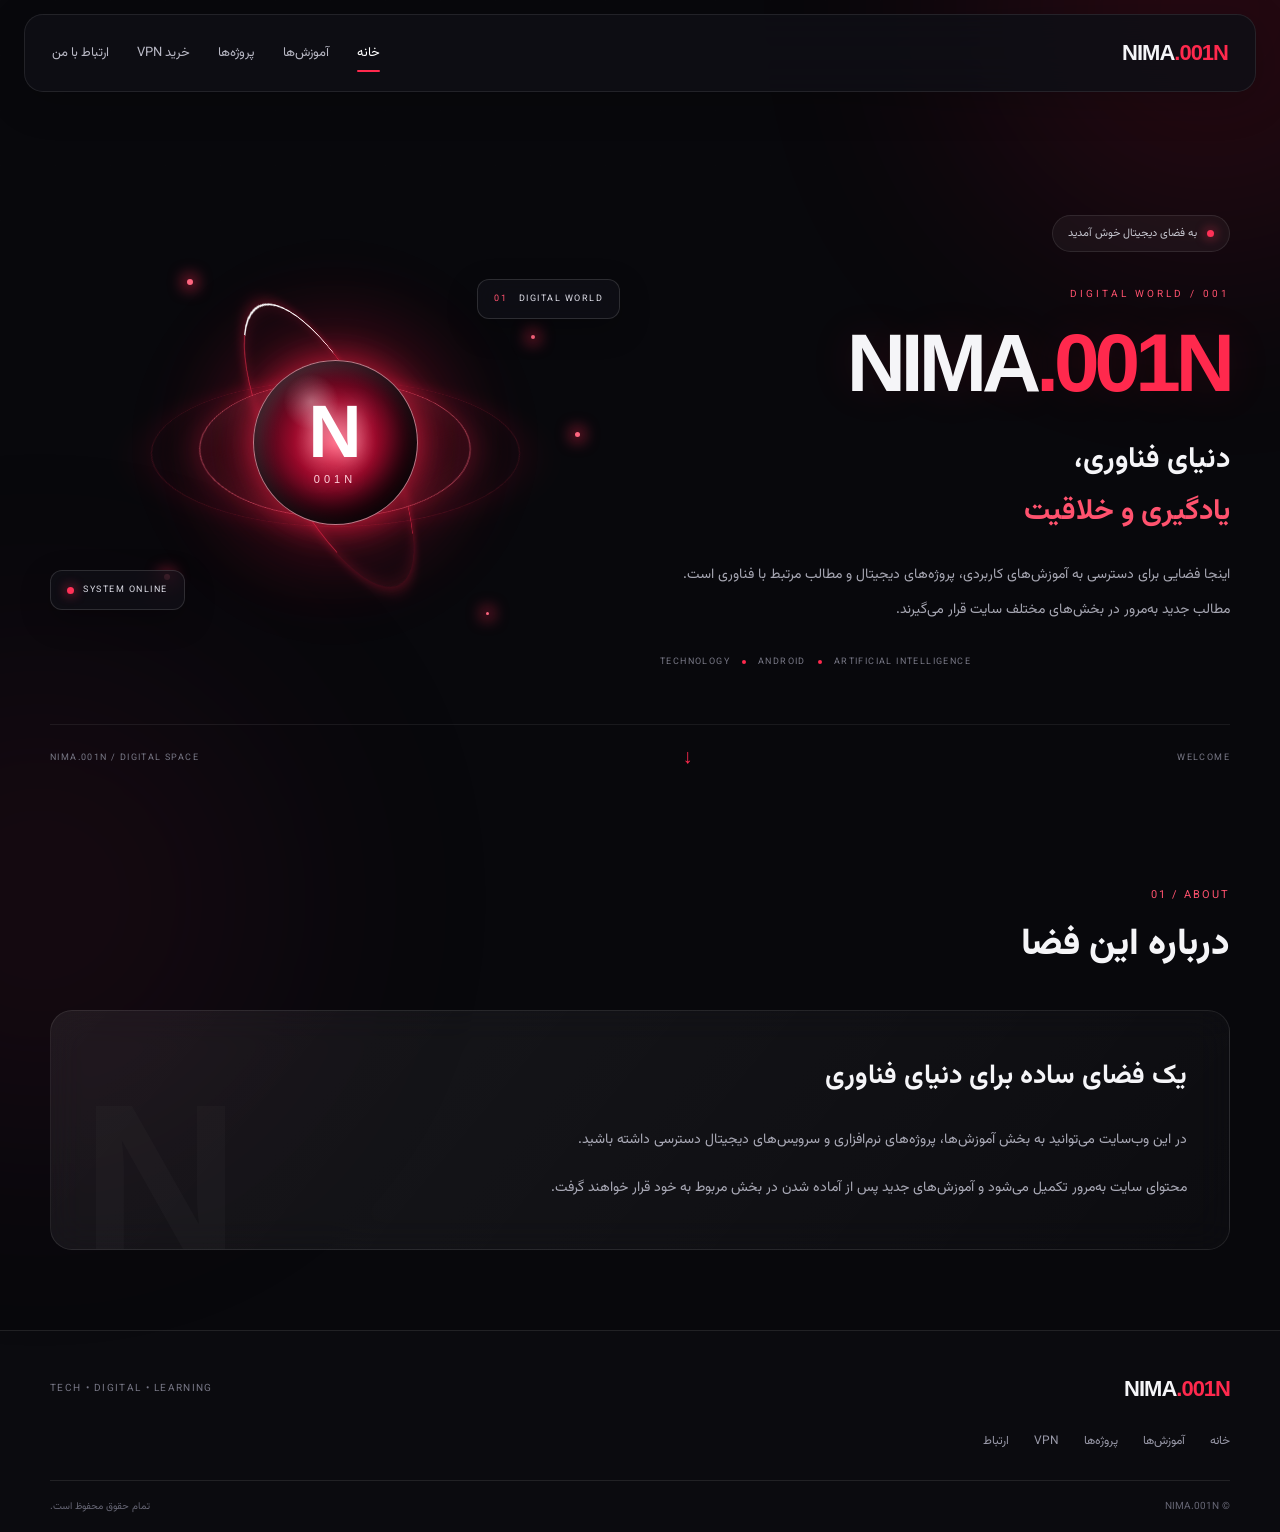
<file: index.html>
<!DOCTYPE html>
<html lang="fa" dir="rtl">
<head>
  <meta charset="UTF-8">
  <meta name="viewport" content="width=device-width, initial-scale=1.0">
  <meta name="theme-color" content="#08080c">
  <meta name="description" content="NIMA.001N؛ فضایی برای آموزش‌های فناوری، اندروید، هوش مصنوعی و کامپیوتر.">

  <title>NIMA.001N | خانه</title>

  <!-- PWA MANIFEST -->
  <link rel="manifest" href="manifest.json">

  <!-- NEW APP ICONS -->
  <link rel="icon" type="image/png" sizes="192x192" href="assets/nima-app-192.png">
  <link rel="icon" type="image/png" sizes="512x512" href="assets/nima-app-512.png">
  <link rel="apple-touch-icon" href="assets/nima-app-192.png">

  <!-- APP NAME -->
  <meta name="application-name" content="NIMA">
  <meta name="apple-mobile-web-app-title" content="NIMA">
  <meta name="mobile-web-app-capable" content="yes">
  <meta name="apple-mobile-web-app-capable" content="yes">

  <link rel="stylesheet" href="style.css">
</head>

<body>

  <div class="background-grid"></div>
  <div class="page-glow glow-one"></div>
  <div class="page-glow glow-two"></div>

  <!-- HEADER -->
  <header class="main-header">

    <a href="index.html" class="logo">
      NIMA<span>.001N</span>
    </a>

    <nav class="desktop-nav">
      <a href="index.html" class="active">خانه</a>
      <a href="blog.html">آموزش‌ها</a>
      <a href="projects.html">پروژه‌ها</a>
      <a href="vpn.html">خرید VPN</a>
      <a href="contact.html">ارتباط با من</a>
    </nav>

    <button
      class="menu-toggle"
      id="menuToggle"
      aria-label="باز کردن منو"
      aria-expanded="false"
    >
      <span></span>
      <span></span>
      <span></span>
    </button>

  </header>

  <!-- MOBILE MENU -->
  <div class="menu-overlay" id="menuOverlay"></div>

  <aside class="mobile-menu" id="mobileMenu">

    <div class="mobile-menu-top">
      <a href="index.html" class="logo">
        NIMA<span>.001N</span>
      </a>

      <button
        class="menu-close"
        id="menuClose"
        aria-label="بستن منو"
      >×</button>
    </div>

    <div class="mobile-menu-caption">MAIN MENU</div>

    <nav>
      <a href="index.html" class="active">
        <span>⌂</span>
        خانه
      </a>

      <a href="blog.html">
        <span>▤</span>
        آموزش‌ها
      </a>

      <a href="projects.html">
        <span>◇</span>
        پروژه‌ها
      </a>

      <a href="vpn.html">
        <span>⌘</span>
        خرید VPN
      </a>

      <a href="contact.html">
        <span>✉</span>
        ارتباط با من
      </a>
    </nav>

    <div class="mobile-menu-footer">
      NIMA.001N
      <span>TECH • DIGITAL • LEARNING</span>
    </div>

  </aside>

  <main>

    <!-- HERO -->
    <section class="hero section-container">

      <div class="hero-content">

        <div class="hero-eyebrow">
          <span class="status-dot"></span>
          به فضای دیجیتال خوش آمدید
        </div>

        <div class="hero-overline">
          DIGITAL WORLD / 001
        </div>

        <h1 class="hero-title">
          NIMA<span>.001N</span>
        </h1>

        <h2 class="hero-subtitle">
          دنیای فناوری،
          <span>یادگیری و خلاقیت</span>
        </h2>

        <p class="hero-description">
          اینجا فضایی برای دسترسی به آموزش‌های کاربردی،
          پروژه‌های دیجیتال و مطالب مرتبط با فناوری است.
          مطالب جدید به‌مرور در بخش‌های مختلف سایت قرار می‌گیرند.
        </p>

        <div class="hero-meta">
          <span>TECHNOLOGY</span>
          <i></i>
          <span>ANDROID</span>
          <i></i>
          <span>ARTIFICIAL INTELLIGENCE</span>
        </div>

      </div>

      <!-- 3D PORTAL -->
      <div class="hero-visual">

        <div class="portal-aura"></div>

        <div class="portal portal-back"></div>
        <div class="portal portal-middle"></div>
        <div class="portal portal-front"></div>

        <div class="portal-core">
          <div class="core-inner">
            <span>N</span>
            <small>001N</small>
          </div>
        </div>

        <div class="portal-particle particle-one"></div>
        <div class="portal-particle particle-two"></div>
        <div class="portal-particle particle-three"></div>
        <div class="portal-particle particle-four"></div>
        <div class="portal-particle particle-five"></div>

        <div class="floating-glass glass-top">
          <span>01</span>
          DIGITAL WORLD
        </div>

        <div class="floating-glass glass-bottom">
          <span class="status-dot"></span>
          SYSTEM ONLINE
        </div>

      </div>

      <div class="hero-bottom-line">
        <span>NIMA.001N / DIGITAL SPACE</span>
        <span class="scroll-symbol">↓</span>
        <span>WELCOME</span>
      </div>

    </section>

    <!-- ABOUT -->
    <section class="about-site section-container">

      <div class="section-heading">
        <span class="section-index">01 / ABOUT</span>
        <h2>درباره این فضا</h2>
      </div>

      <div class="about-glass">

        <div class="about-decoration">N</div>

        <div class="about-content">
          <h3>یک فضای ساده برای دنیای فناوری</h3>

          <p>
            در این وب‌سایت می‌توانید به بخش آموزش‌ها،
            پروژه‌های نرم‌افزاری و سرویس‌های دیجیتال دسترسی داشته باشید.
          </p>

          <p>
            محتوای سایت به‌مرور تکمیل می‌شود و آموزش‌های جدید
            پس از آماده شدن در بخش مربوط به خود قرار خواهند گرفت.
          </p>
        </div>

      </div>

    </section>

  </main>

  <!-- FOOTER -->
  <footer class="main-footer">

    <div class="footer-inner">

      <div class="footer-main">
        <a href="index.html" class="logo">
          NIMA<span>.001N</span>
        </a>

        <p>TECH • DIGITAL • LEARNING</p>
      </div>

      <div class="footer-links">
        <a href="index.html">خانه</a>
        <a href="blog.html">آموزش‌ها</a>
        <a href="projects.html">پروژه‌ها</a>
        <a href="vpn.html">VPN</a>
        <a href="contact.html">ارتباط</a>
      </div>

      <div class="footer-bottom">
        <span>© NIMA.001N</span>
        <span>تمام حقوق محفوظ است.</span>
      </div>

    </div>

  </footer>

  <script src="script.js"></script>

  <!-- SITE STATUS -->
  <script type="module" src="site-status.js"></script>

</body>
</html>
</file>
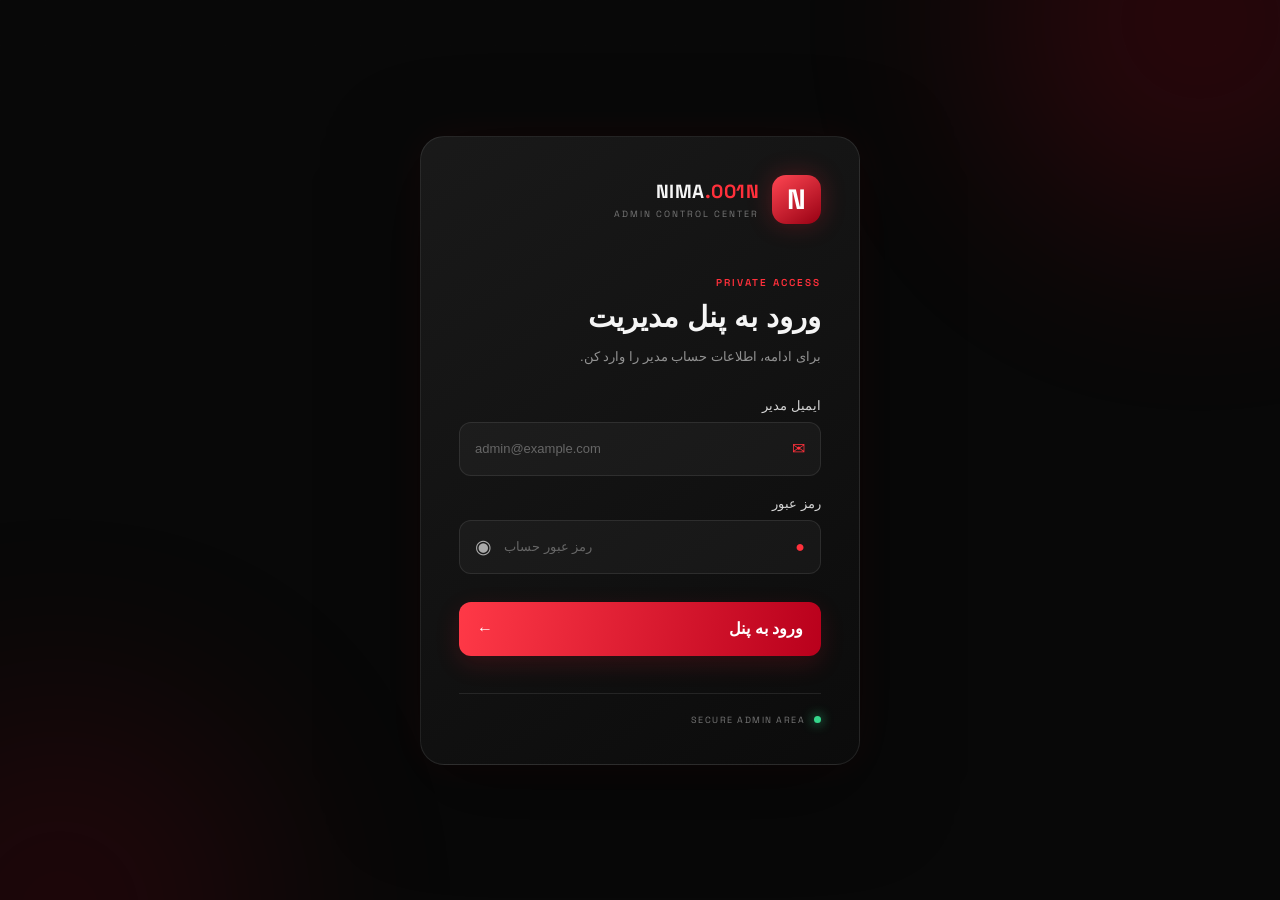
<file: admin/index.html>
<!DOCTYPE html>
<html lang="fa" dir="rtl">

<head>
  <meta charset="UTF-8">
  <meta name="viewport" content="width=device-width, initial-scale=1.0">
  <meta name="robots" content="noindex, nofollow">
  <title>مدیریت سایت | NIMA.001N</title>

  <link rel="stylesheet" href="style.css">

  <link rel="preconnect" href="https://fonts.googleapis.com">
  <link rel="preconnect" href="https://fonts.gstatic.com" crossorigin>

  <link href="https://fonts.googleapis.com/css2?family=Estedad:wght@300;400;500;600;700;800&family=Space+Grotesk:wght@500;600;700&display=swap" rel="stylesheet">
</head>

<body>

  <div class="ambient ambient-one"></div>
  <div class="ambient ambient-two"></div>
  <div class="grid-bg"></div>

  <main class="page-wrapper">

    <!-- LOGIN -->
    <section class="login-card" id="loginSection">

      <div class="brand">
        <div class="brand-icon">N</div>

        <div>
          <h1>NIMA<span>.001N</span></h1>
          <p>ADMIN CONTROL CENTER</p>
        </div>
      </div>

      <div class="login-heading">
        <span class="eyebrow">PRIVATE ACCESS</span>
        <h2>ورود به پنل مدیریت</h2>
        <p>برای ادامه، اطلاعات حساب مدیر را وارد کن.</p>
      </div>

      <form id="loginForm">

        <label for="email">ایمیل مدیر</label>

        <div class="input-wrap">
          <span>✉</span>
          <input
            id="email"
            type="email"
            placeholder="admin@example.com"
            autocomplete="username"
            required
          >
        </div>

        <label for="password">رمز عبور</label>

        <div class="input-wrap">
          <span>●</span>

          <input
            id="password"
            type="password"
            placeholder="رمز عبور حساب"
            autocomplete="current-password"
            required
          >

          <button
            type="button"
            class="show-password"
            id="togglePassword"
            aria-label="نمایش رمز عبور"
          >◉</button>
        </div>

        <button
          class="primary-button"
          type="submit"
          id="loginButton"
        >
          <span>ورود به پنل</span>
          <span>←</span>
        </button>

        <p class="message" id="loginMessage" role="status"></p>

      </form>

      <div class="login-footer">
        <span class="status-dot"></span>
        SECURE ADMIN AREA
      </div>

    </section>

    <!-- DASHBOARD -->
    <section class="dashboard hidden" id="dashboardSection">

      <header class="dashboard-header">

        <div class="brand compact">
          <div class="brand-icon">N</div>

          <div>
            <h1>NIMA<span>.001N</span></h1>
            <p>ADMIN DASHBOARD</p>
          </div>
        </div>

        <button class="logout-button" id="logoutButton">
          خروج از حساب ↗
        </button>

      </header>

      <!-- WELCOME -->
      <div class="welcome">
        <span class="eyebrow">CONTROL CENTER / 001</span>
        <h2>خوش اومدی مدیر 👋</h2>
        <p>از این قسمت می‌تونی بخش‌های مختلف سایت رو مدیریت کنی.</p>
      </div>

      <div class="dashboard-status">
        <span class="status-dot"></span>
        پنل وارد حساب شده است
      </div>

      <!-- STATS -->
      <div class="stats-grid">

        <article class="stat-card">
          <span class="stat-icon">◈</span>
          <p>وضعیت پنل</p>
          <h3>فعال</h3>
          <small>ADMIN PANEL</small>
        </article>

        <article class="stat-card">
          <span class="stat-icon">⌘</span>
          <p>مدیریت محتوا</p>
          <h3>آماده</h3>
          <small>CONTENT CONTROL</small>
        </article>

        <article class="stat-card">
          <span class="stat-icon">⌁</span>
          <p>اتصال دیتابیس</p>
          <h3 id="databaseStatus">در حال بررسی</h3>
          <small>SUPABASE</small>
        </article>

      </div>

      <!-- MODULES -->
      <h3 class="section-title">مدیریت بخش‌های سایت</h3>

      <div class="modules-grid">

        <!-- PROJECT MANAGEMENT -->
        <a href="projects.html" class="module-card project-module">

          <div class="module-icon">▣</div>

          <h3>مدیریت پروژه‌ها</h3>

          <p>
            افزودن، ویرایش، حذف و انتشار پروژه‌ها
          </p>

          <span>ورود به مدیریت ←</span>

        </a>

        <!-- BLOG MANAGEMENT -->
        <a href="blog.html" class="module-card blog-module">

          <div class="module-icon">▤</div>

          <h3>مدیریت آموزش‌ها</h3>

          <p>
            افزودن مقالات، ویرایش مطالب و مدیریت محتوای آموزشی
          </p>

          <span>ورود به مدیریت ←</span>

        </a>

        <!-- VPN -->
        <article class="module-card">
          <div class="module-icon">◇</div>
          <h3>مدیریت VPN</h3>
          <p>ویرایش پلن‌ها و اطلاعات خرید</p>
          <span>به‌زودی</span>
        </article>

        <!-- BANNERS -->
        <a href="banners.html" class="module-card">

          <div class="module-icon">▧</div>

          <h3>بنرها و تصاویر</h3>

          <p>
            آپلود و مدیریت تصاویر، GIF و ویدئوهای سایت
          </p>

          <span>ورود به مدیریت ←</span>

        </a>

        <!-- SETTINGS -->
        <article class="module-card">
          <div class="module-icon">⚙</div>
          <h3>تنظیمات سایت</h3>
          <p>اطلاعات تماس، فوتر و تنظیمات عمومی</p>
          <span>به‌زودی</span>
        </article>

        <!-- SITE STATUS MANAGEMENT -->
        <a href="status.html" class="module-card">

          <div class="module-icon">⌁</div>

          <h3>وضعیت سایت</h3>

          <p>
            مدیریت حالت تعمیر، به‌روزرسانی و اطلاع‌رسانی
          </p>

          <span>ورود به مدیریت ←</span>

        </a>

      </div>

      <footer class="dashboard-footer">
        NIMA.001N © ALL RIGHTS RESERVED
      </footer>

    </section>

  </main>

  <!-- MODULE CARD STYLES -->
  <style>
    a.module-card {
      display: block;
      color: inherit;
      text-decoration: none;
      cursor: pointer;
      transition: .3s ease;
    }

    a.module-card:hover {
      transform: translateY(-5px);
      border-color: rgba(255, 41, 77, .45);
    }

    a.module-card span {
      color: #ff526e;
    }
  </style>

  <!-- EXISTING ADMIN SCRIPT -->
  <script type="module" src="script.js"></script>

</body>
</html>
</file>
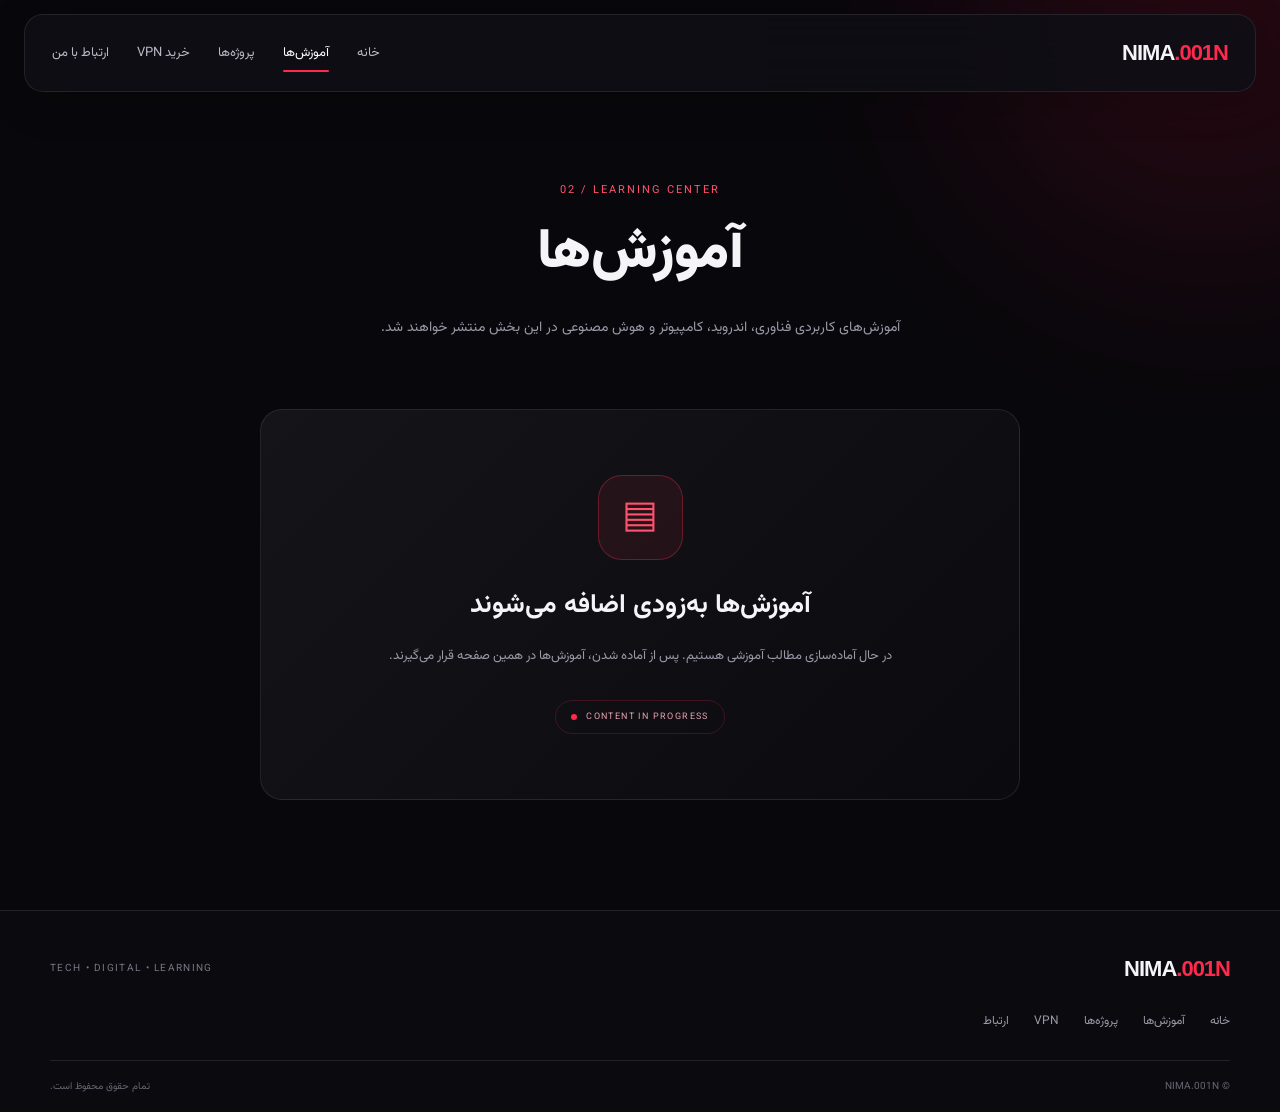
<file: blog.html>
<!DOCTYPE html>
<html lang="fa" dir="rtl">
<head>
  <meta charset="UTF-8">
  <meta name="viewport" content="width=device-width, initial-scale=1.0">
  <meta name="theme-color" content="#08080c">
  <meta name="description" content="بخش آموزش‌های NIMA.001N">
  <title>آموزش‌ها | NIMA.001N</title>
  <link rel="stylesheet" href="style.css">
</head>

<body>

  <div class="background-grid"></div>
  <div class="page-glow glow-one"></div>

  <!-- HEADER -->
  <header class="main-header">

    <a href="index.html" class="logo">
      NIMA<span>.001N</span>
    </a>

    <nav class="desktop-nav">
      <a href="index.html">خانه</a>
      <a href="blog.html" class="active">آموزش‌ها</a>
      <a href="projects.html">پروژه‌ها</a>
      <a href="vpn.html">خرید VPN</a>
      <a href="contact.html">ارتباط با من</a>
    </nav>

    <button
      class="menu-toggle"
      id="menuToggle"
      aria-label="باز کردن منو"
      aria-expanded="false"
    >
      <span></span>
      <span></span>
      <span></span>
    </button>

  </header>

  <!-- MOBILE MENU -->
  <div class="menu-overlay" id="menuOverlay"></div>

  <aside class="mobile-menu" id="mobileMenu">

    <div class="mobile-menu-top">
      <a href="index.html" class="logo">
        NIMA<span>.001N</span>
      </a>

      <button
        class="menu-close"
        id="menuClose"
        aria-label="بستن منو"
      >×</button>
    </div>

    <div class="mobile-menu-caption">MAIN MENU</div>

    <nav>
      <a href="index.html">
        <span>⌂</span>
        خانه
      </a>

      <a href="blog.html" class="active">
        <span>▤</span>
        آموزش‌ها
      </a>

      <a href="projects.html">
        <span>◇</span>
        پروژه‌ها
      </a>

      <a href="vpn.html">
        <span>⌘</span>
        خرید VPN
      </a>

      <a href="contact.html">
        <span>✉</span>
        ارتباط با من
      </a>
    </nav>

    <div class="mobile-menu-footer">
      NIMA.001N
      <span>TECH • DIGITAL • LEARNING</span>
    </div>

  </aside>

  <!-- CONTENT -->
  <main class="section-container training-page">

    <section class="training-header">

      <span class="section-index">02 / LEARNING CENTER</span>

      <h1>آموزش‌ها</h1>

      <p>
        آموزش‌های کاربردی فناوری، اندروید، کامپیوتر و هوش مصنوعی
        در این بخش منتشر خواهند شد.
      </p>

    </section>

    <section class="training-empty">

      <div class="training-empty-icon">
        <span>▤</span>
      </div>

      <h2>آموزش‌ها به‌زودی اضافه می‌شوند</h2>

      <p>
        در حال آماده‌سازی مطالب آموزشی هستیم.
        پس از آماده شدن، آموزش‌ها در همین صفحه قرار می‌گیرند.
      </p>

      <span class="training-status">
        <i></i>
        CONTENT IN PROGRESS
      </span>

    </section>

  </main>

  <!-- FOOTER -->
  <footer class="main-footer">

    <div class="footer-inner">

      <div class="footer-main">
        <a href="index.html" class="logo">
          NIMA<span>.001N</span>
        </a>

        <p>TECH • DIGITAL • LEARNING</p>
      </div>

      <div class="footer-links">
        <a href="index.html">خانه</a>
        <a href="blog.html">آموزش‌ها</a>
        <a href="projects.html">پروژه‌ها</a>
        <a href="vpn.html">VPN</a>
        <a href="contact.html">ارتباط</a>
      </div>

      <div class="footer-bottom">
        <span>© NIMA.001N</span>
        <span>تمام حقوق محفوظ است.</span>
      </div>

    </div>

  </footer>

  <script src="script.js"></script>
  
<!-- SITE STATUS -->
  <script type="module"
    src="site-status.js"></script>

</body>
</html>
</file>
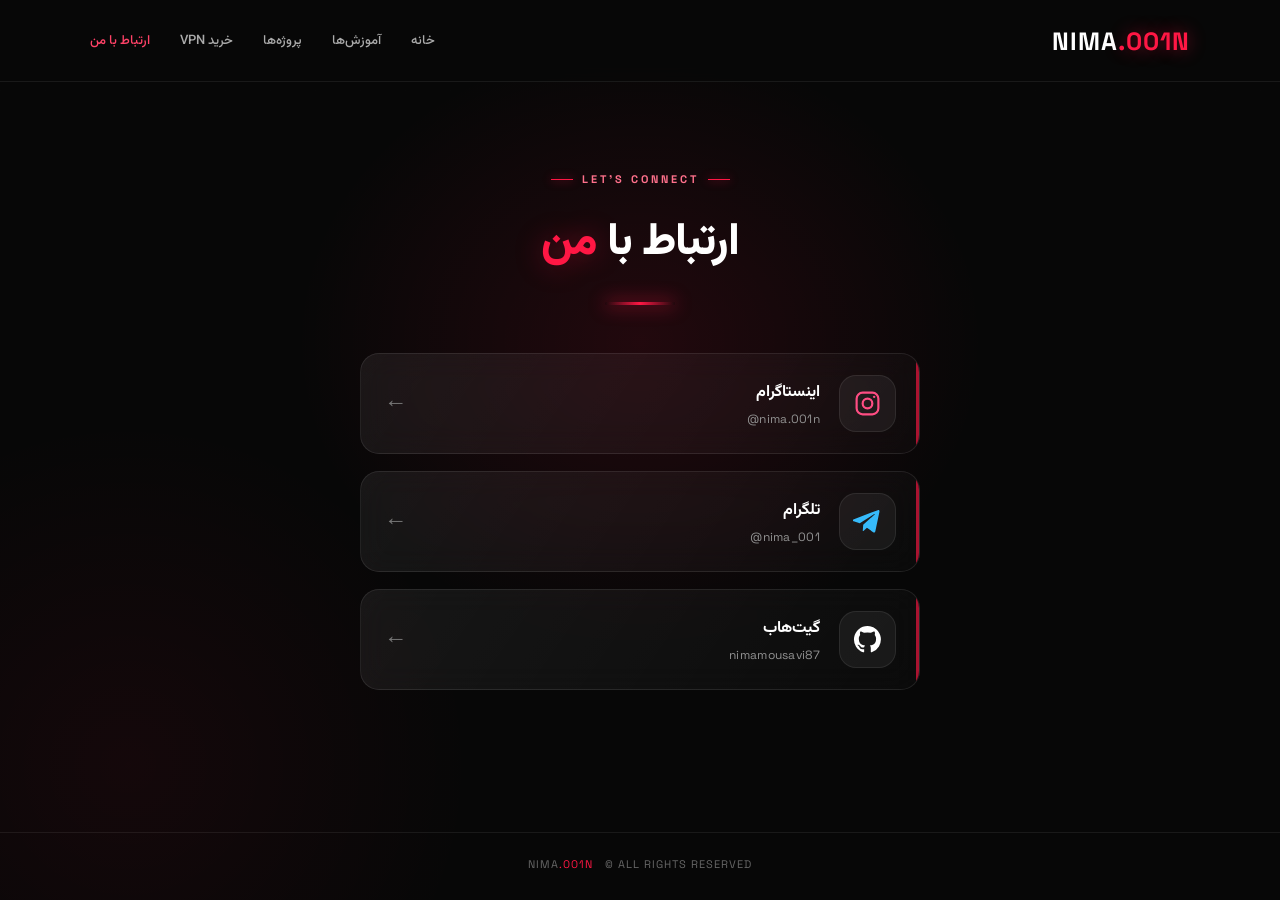
<file: contact.html>
<!DOCTYPE html>
<html lang="fa" dir="rtl">
<head>
  <meta charset="UTF-8">
  <meta name="viewport" content="width=device-width, initial-scale=1.0">
  <meta name="theme-color" content="#080808">
  <title>ارتباط با من | NIMA.001N</title>

  <link rel="preconnect" href="https://fonts.googleapis.com">
  <link rel="preconnect" href="https://fonts.gstatic.com" crossorigin>
  <link href="https://fonts.googleapis.com/css2?family=Vazirmatn:wght@300;400;500;600;700;800;900&family=Space+Grotesk:wght@500;600;700&display=swap" rel="stylesheet">

  <style>
    * {
      margin: 0;
      padding: 0;
      box-sizing: border-box;
    }

    :root {
      --red: #ff1744;
      --red-light: #ff4267;
      --bg: #070707;
      --card: rgba(255,255,255,.035);
      --border: rgba(255,255,255,.09);
      --muted: #929292;
    }

    body {
      min-height: 100vh;
      color: #fff;
      background:
        radial-gradient(ellipse at 50% 38%, rgba(255,23,68,.11), transparent 38%),
        radial-gradient(circle at 10% 85%, rgba(255,23,68,.055), transparent 25%),
        var(--bg);
      font-family: "Vazirmatn", sans-serif;
      overflow-x: hidden;
    }

    body::before {
      content: "";
      position: fixed;
      inset: 0;
      pointer-events: none;
      opacity: .18;
      background-image:
        linear-gradient(rgba(255,255,255,.025) 1px, transparent 1px),
        linear-gradient(90deg, rgba(255,255,255,.025) 1px, transparent 1px);
      background-size: 45px 45px;
      mask-image: linear-gradient(to bottom, black, transparent 90%);
    }

    a {
      text-decoration: none;
      color: inherit;
    }

    /* HEADER */

    .main-header {
      height: 82px;
      padding: 0 7%;
      display: flex;
      align-items: center;
      justify-content: space-between;
      border-bottom: 1px solid rgba(255,255,255,.07);
      background: rgba(8,8,8,.78);
      backdrop-filter: blur(18px);
      position: relative;
      z-index: 20;
    }

    .logo {
      font-family: "Space Grotesk", sans-serif;
      font-size: 25px;
      font-weight: 700;
      letter-spacing: 1px;
    }

    .logo span {
      color: var(--red);
      text-shadow: 0 0 18px #ff174477;
    }

    .desktop-nav {
      display: flex;
      align-items: center;
      gap: 30px;
    }

    .desktop-nav a {
      color: #aaa;
      font-size: 13px;
      font-weight: 500;
      transition: .3s;
    }

    .desktop-nav a:hover,
    .desktop-nav a.active {
      color: var(--red-light);
    }

    .menu-toggle {
      display: none;
      border: 0;
      background: none;
      color: white;
      font-size: 27px;
      cursor: pointer;
    }

    /* MAIN */

    .contact-section {
      min-height: calc(100vh - 150px);
      padding: 90px 20px 100px;
      display: flex;
      align-items: center;
      flex-direction: column;
      position: relative;
      z-index: 1;
    }

    .top-label {
      display: flex;
      align-items: center;
      gap: 9px;
      color: #ff718c;
      font-size: 11px;
      font-weight: 700;
      letter-spacing: 3px;
      font-family: "Space Grotesk", sans-serif;
      margin-bottom: 22px;
    }

    .top-label::before,
    .top-label::after {
      content: "";
      width: 22px;
      height: 1px;
      background: var(--red);
      box-shadow: 0 0 10px var(--red);
    }

    .section-title {
      font-size: clamp(30px, 5vw, 45px);
      font-weight: 800;
      text-align: center;
      letter-spacing: -1px;
    }

    .section-title span {
      color: var(--red);
      text-shadow: 0 0 28px #ff174466;
    }

    .title-line {
      width: 70px;
      height: 3px;
      border-radius: 10px;
      margin: 24px 0 48px;
      background: linear-gradient(90deg, transparent, var(--red), transparent);
      box-shadow: 0 0 18px #ff1744;
    }

    /* SOCIAL CARDS */

    .contact-list {
      width: 100%;
      max-width: 560px;
      display: flex;
      flex-direction: column;
      gap: 17px;
    }

    .contact-card {
      position: relative;
      display: flex;
      align-items: center;
      gap: 19px;
      padding: 21px 23px;
      min-height: 96px;
      border: 1px solid var(--border);
      border-radius: 19px;
      background: linear-gradient(
        125deg,
        rgba(255,255,255,.065),
        rgba(255,255,255,.018)
      );
      backdrop-filter: blur(15px);
      overflow: hidden;
      transition: transform .35s, border-color .35s, box-shadow .35s;
      animation: appear .7s both;
    }

    .contact-card:nth-child(2) {
      animation-delay: .12s;
    }

    .contact-card:nth-child(3) {
      animation-delay: .24s;
    }

    .contact-card::before {
      content: "";
      position: absolute;
      top: 0;
      right: 0;
      width: 3px;
      height: 100%;
      background: var(--red);
      opacity: .65;
      transition: .3s;
    }

    .contact-card::after {
      content: "";
      position: absolute;
      width: 150px;
      height: 150px;
      left: -100px;
      top: -75px;
      border-radius: 50%;
      background: rgba(255,23,68,.08);
      filter: blur(35px);
      opacity: 0;
      transition: .4s;
    }

    .contact-card:hover {
      transform: translateY(-5px);
      border-color: rgba(255,23,68,.55);
      box-shadow: 0 15px 40px rgba(255,23,68,.09);
    }

    .contact-card:hover::before {
      opacity: 1;
      box-shadow: 0 0 15px var(--red);
    }

    .contact-card:hover::after {
      opacity: 1;
    }

    .app-icon {
      width: 57px;
      height: 57px;
      min-width: 57px;
      border-radius: 17px;
      display: flex;
      justify-content: center;
      align-items: center;
      background: rgba(255,255,255,.055);
      border: 1px solid rgba(255,255,255,.08);
      position: relative;
      z-index: 1;
      transition: .35s;
    }

    .app-icon svg {
      width: 29px;
      height: 29px;
      display: block;
    }

    .contact-card:hover .app-icon {
      transform: scale(1.08) rotate(-5deg);
      background: rgba(255,23,68,.1);
      border-color: rgba(255,23,68,.35);
    }

    .instagram .app-icon {
      color: #ff4d83;
    }

    .telegram .app-icon {
      color: #36bafa;
    }

    .github .app-icon {
      color: #fff;
    }

    .contact-info {
      flex: 1;
      min-width: 0;
      position: relative;
      z-index: 1;
    }

    .contact-info h3 {
      font-size: 16px;
      font-weight: 700;
      margin-bottom: 6px;
    }

    .contact-info p {
      color: var(--muted);
      font-size: 12px;
      font-family: "Space Grotesk", sans-serif;
      direction: ltr;
      text-align: right;
      letter-spacing: .3px;
    }

    .contact-arrow {
      color: #777;
      font-size: 23px;
      position: relative;
      z-index: 1;
      transition: .3s;
    }

    .contact-card:hover .contact-arrow {
      color: var(--red);
      transform: translateX(-5px);
    }

    /* FOOTER */

    footer {
      padding: 24px 15px;
      text-align: center;
      border-top: 1px solid rgba(255,255,255,.07);
      color: #666;
      font-size: 11px;
      font-family: "Space Grotesk", sans-serif;
      letter-spacing: 1px;
    }

    footer span {
      color: var(--red);
    }

    /* MOBILE MENU */

    .menu-overlay {
      display: none;
    }

    .mobile-menu {
      display: none;
    }

    @keyframes appear {
      from {
        opacity: 0;
        transform: translateY(18px);
      }
      to {
        opacity: 1;
        transform: translateY(0);
      }
    }

    @media (max-width: 900px) {
      .main-header {
        height: 72px;
      }

      .desktop-nav {
        display: none;
      }

      .menu-toggle {
        display: block;
      }

      .mobile-menu {
        display: flex;
        position: fixed;
        top: 0;
        right: -290px;
        width: 270px;
        height: 100vh;
        z-index: 1001;
        background: #101010;
        border-left: 1px solid #333;
        padding: 25px;
        flex-direction: column;
        gap: 25px;
        transition: right .3s ease;
      }

      body.menu-open .mobile-menu {
        right: 0;
      }

      .menu-close {
        align-self: flex-end;
        background: none;
        border: 0;
        color: #fff;
        font-size: 28px;
        cursor: pointer;
      }

      .mobile-menu nav {
        display: flex;
        flex-direction: column;
        gap: 25px;
      }

      .mobile-menu nav a {
        color: #ccc;
        font-size: 14px;
      }

      .mobile-menu nav a.active,
      .mobile-menu nav a:hover {
        color: var(--red);
      }

      .menu-overlay {
        display: block;
        position: fixed;
        inset: 0;
        background: rgba(0,0,0,.75);
        z-index: 1000;
        opacity: 0;
        visibility: hidden;
        transition: .3s;
      }

      body.menu-open .menu-overlay {
        opacity: 1;
        visibility: visible;
      }
    }

    @media (max-width: 480px) {
      .contact-section {
        padding: 75px 18px 85px;
      }

      .title-line {
        margin-bottom: 38px;
      }

      .contact-card {
        min-height: 88px;
        padding: 16px;
        gap: 14px;
        border-radius: 16px;
      }

      .app-icon {
        width: 51px;
        height: 51px;
        min-width: 51px;
        border-radius: 15px;
      }

      .app-icon svg {
        width: 26px;
        height: 26px;
      }

      .contact-info h3 {
        font-size: 15px;
      }

      .contact-info p {
        font-size: 11px;
      }
    }

    @media (prefers-reduced-motion: reduce) {
      *, *::before, *::after {
        animation-duration: .01ms !important;
        transition-duration: .01ms !important;
      }
    }
  </style>
</head>

<body>

  <header class="main-header">
    <a href="index.html" class="logo">NIMA<span>.001N</span></a>

    <nav class="desktop-nav">
      <a href="index.html">خانه</a>
      <a href="blog.html">آموزش‌ها</a>
      <a href="projects.html">پروژه‌ها</a>
      <a href="vpn.html">خرید VPN</a>
      <a href="contact.html" class="active">ارتباط با من</a>
    </nav>

    <button class="menu-toggle" id="menuToggle"
      aria-label="باز کردن منو" aria-expanded="false">☰</button>
  </header>

  <div class="menu-overlay" id="menuOverlay"></div>

  <aside class="mobile-menu" id="mobileMenu">
    <button class="menu-close" id="menuClose"
      aria-label="بستن منو">×</button>

    <nav>
      <a href="index.html">خانه</a>
      <a href="blog.html">آموزش‌ها</a>
      <a href="projects.html">پروژه‌ها</a>
      <a href="vpn.html">خرید VPN</a>
      <a href="contact.html" class="active">ارتباط با من</a>
    </nav>
  </aside>

  <main class="contact-section">

    <div class="top-label">LET'S CONNECT</div>

    <h1 class="section-title">
      ارتباط با <span>من</span>
    </h1>

    <div class="title-line"></div>

    <div class="contact-list">

      <!-- INSTAGRAM -->
      <a href="https://instagram.com/nima.001n"
         target="_blank" rel="noopener noreferrer"
         class="contact-card instagram">

        <div class="app-icon">
          <svg viewBox="0 0 24 24" fill="none"
            stroke="currentColor" stroke-width="1.8">
            <rect x="3" y="3" width="18" height="18" rx="5"/>
            <circle cx="12" cy="12" r="4"/>
            <circle cx="17.5" cy="6.5" r="1"
              fill="currentColor" stroke="none"/>
          </svg>
        </div>

        <div class="contact-info">
          <h3>اینستاگرام</h3>
          <p>@nima.001n</p>
        </div>

        <span class="contact-arrow">←</span>
      </a>

      <!-- TELEGRAM -->
      <a href="https://t.me/nima_001"
         target="_blank" rel="noopener noreferrer"
         class="contact-card telegram">

        <div class="app-icon">
          <svg viewBox="0 0 24 24" fill="currentColor">
            <path d="M21.8 4.3 18.5 20c-.25 1.1-.9 1.35-1.85.85l-5.1-3.75-2.45 2.35c-.27.27-.5.5-1.02.5l.36-5.2 9.45-8.55c.41-.36-.09-.56-.63-.2L5.6 13.35.55 11.77c-1.1-.35-1.12-1.1.23-1.62L20.5 2.6c.91-.33 1.71.22 1.3 1.7Z"/>
          </svg>
        </div>

        <div class="contact-info">
          <h3>تلگرام</h3>
          <p>@nima_001</p>
        </div>

        <span class="contact-arrow">←</span>
      </a>

      <!-- GITHUB -->
      <a href="https://github.com/nimamousavi87"
         target="_blank" rel="noopener noreferrer"
         class="contact-card github">

        <div class="app-icon">
          <svg viewBox="0 0 24 24" fill="currentColor">
            <path d="M12 .8a11.2 11.2 0 0 0-3.54 21.83c.56.1.77-.24.77-.54v-2.1c-3.13.68-3.79-1.33-3.79-1.33-.5-1.3-1.25-1.65-1.25-1.65-1.02-.7.08-.69.08-.69 1.12.08 1.71 1.15 1.71 1.15 1 1.7 2.62 1.21 3.26.93.1-.72.39-1.21.71-1.49-2.5-.28-5.13-1.25-5.13-5.55 0-1.23.44-2.24 1.15-3.03-.12-.28-.5-1.43.11-2.98 0 0 .94-.3 3.08 1.16a10.7 10.7 0 0 1 5.6 0c2.14-1.46 3.08-1.16 3.08-1.16.61 1.55.23 2.7.11 2.98.72.79 1.15 1.8 1.15 3.03 0 4.31-2.63 5.26-5.14 5.54.4.35.76 1.03.76 2.08v3.08c0 .3.2.65.78.54A11.2 11.2 0 0 0 12 .8Z"/>
          </svg>
        </div>

        <div class="contact-info">
          <h3>گیت‌هاب</h3>
          <p>nimamousavi87</p>
        </div>

        <span class="contact-arrow">←</span>
      </a>

    </div>
  </main>

  <footer>
    NIMA<span>.001N</span> &nbsp; © ALL RIGHTS RESERVED
  </footer>

  <script>
    const menuToggle = document.getElementById("menuToggle");
    const menuClose = document.getElementById("menuClose");
    const mobileMenu = document.getElementById("mobileMenu");
    const menuOverlay = document.getElementById("menuOverlay");

    function openMenu() {
      document.body.classList.add("menu-open");
      menuToggle.setAttribute("aria-expanded", "true");
    }

    function closeMenu() {
      document.body.classList.remove("menu-open");
      menuToggle.setAttribute("aria-expanded", "false");
    }

    menuToggle.addEventListener("click", openMenu);
    menuClose.addEventListener("click", closeMenu);
    menuOverlay.addEventListener("click", closeMenu);

    document.addEventListener("keydown", function(event) {
      if (event.key === "Escape") closeMenu();
    });

    mobileMenu.querySelectorAll("nav a").forEach(function(link) {
      link.addEventListener("click", closeMenu);
    });

    window.addEventListener("resize", function() {
      if (window.innerWidth > 900) closeMenu();
    });
  </script>

</body>
</html>
</file>
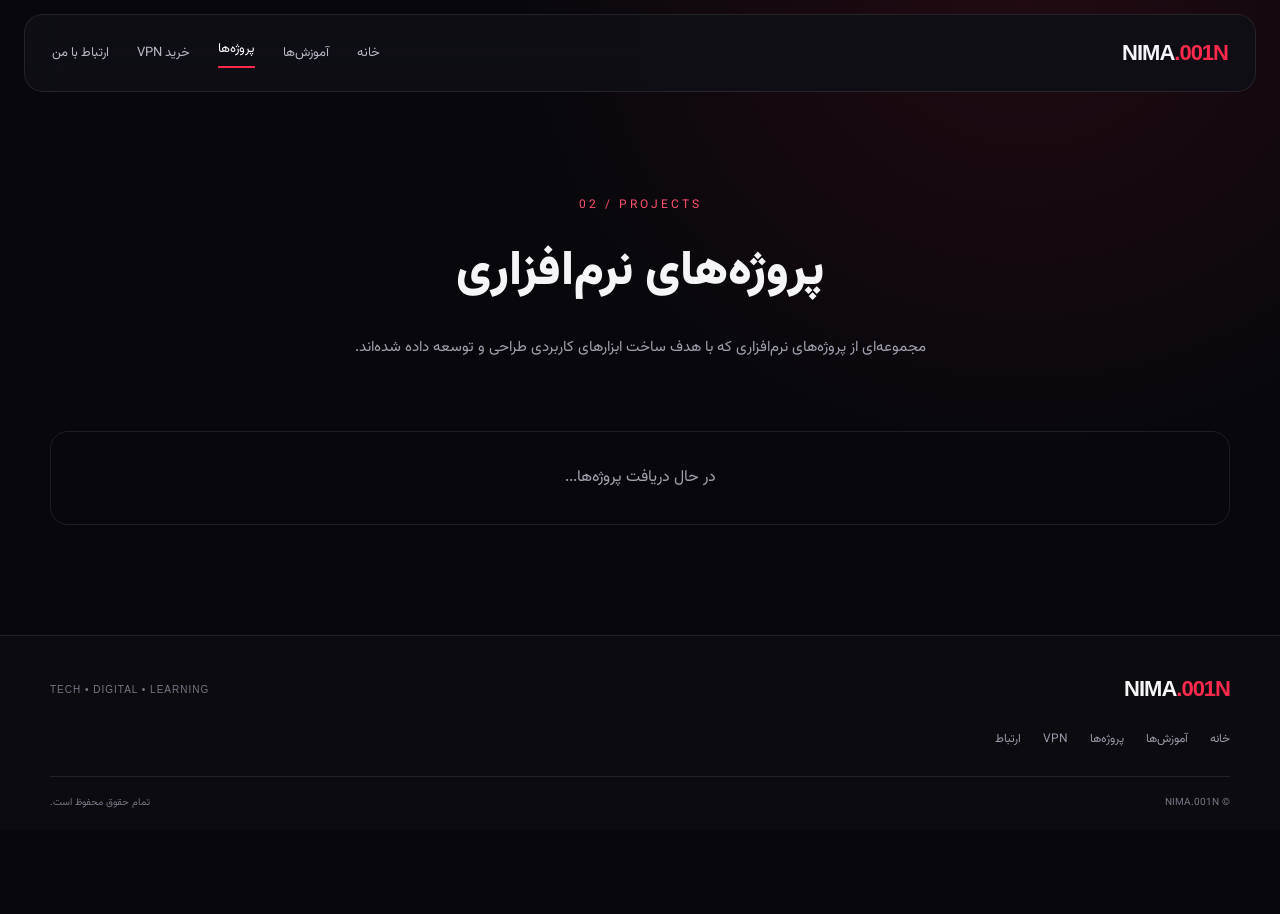
<file: projects.html>
<!DOCTYPE html>
<html lang="fa" dir="rtl">
<head>
  <meta charset="UTF-8">
  <meta name="viewport" content="width=device-width, initial-scale=1.0">
  <meta name="theme-color" content="#08080c">
  <meta name="description" content="پروژه‌های نرم‌افزاری NIMA.001N">
  <title>پروژه‌ها | NIMA.001N</title>

  <style>
    @import url('https://fonts.googleapis.com/css2?family=Vazirmatn:wght@300;400;500;600;700;800;900&display=swap');

    :root {
      --bg: #08080c;
      --red: #ff294d;
      --red-light: #ff526e;
      --text: #f5f5f8;
      --muted: #a1a1ae;
      --border: rgba(255,255,255,.09);
      --glass: rgba(255,255,255,.045);
    }

    * {
      margin: 0;
      padding: 0;
      box-sizing: border-box;
    }

    html {
      width: 100%;
      min-width: 0;
      overflow-x: clip;
      scroll-behavior: smooth;
    }

    body {
      width: 100%;
      min-width: 0;
      min-height: 100vh;
      overflow-x: clip;
      background:
        radial-gradient(ellipse at 80% 0%, rgba(255,30,70,.10), transparent 35%),
        var(--bg);
      color: var(--text);
      font-family: 'Vazirmatn', Tahoma, sans-serif;
    }

    body.menu-open {
      overflow: hidden;
    }

    a {
      color: inherit;
      text-decoration: none;
    }

    button {
      font: inherit;
    }

    .main-header {
      width: min(1320px, calc(100% - 48px));
      min-height: 78px;
      margin: 14px auto 0;
      padding: 0 27px;
      display: flex;
      align-items: center;
      justify-content: space-between;
      gap: 20px;
      position: sticky;
      top: 12px;
      z-index: 100;
      border: 1px solid var(--border);
      border-radius: 19px;
      background: rgba(15,15,22,.88);
      backdrop-filter: blur(22px);
      -webkit-backdrop-filter: blur(22px);
    }

    .logo {
      flex-shrink: 0;
      font-family: Arial, sans-serif;
      font-size: 22px;
      font-weight: 900;
      letter-spacing: -1px;
      direction: ltr;
      white-space: nowrap;
    }

    .logo span {
      color: var(--red);
    }

    .desktop-nav {
      display: flex;
      align-items: center;
      gap: 28px;
    }

    .desktop-nav a {
      color: #b9b9c5;
      font-size: 13px;
      transition: .25s;
      white-space: nowrap;
    }

    .desktop-nav a:hover,
    .desktop-nav a.active {
      color: white;
    }

    .desktop-nav a.active {
      border-bottom: 2px solid var(--red);
      padding-bottom: 7px;
    }

    .menu-toggle {
      display: none;
      width: 43px;
      height: 43px;
      flex-shrink: 0;
      align-items: center;
      justify-content: center;
      flex-direction: column;
      gap: 6px;
      border: 1px solid var(--border);
      border-radius: 12px;
      background: var(--glass);
      cursor: pointer;
    }

    .menu-toggle span {
      width: 20px;
      height: 2px;
      border-radius: 5px;
      background: white;
    }

    .menu-overlay {
      position: fixed;
      inset: 0;
      z-index: 199;
      background: rgba(0,0,0,.72);
      opacity: 0;
      visibility: hidden;
      transition: .3s;
    }

    .mobile-menu {
      position: fixed;
      z-index: 200;
      top: 0;
      right: 0;
      width: min(330px, 86vw);
      height: 100vh;
      height: 100dvh;
      padding: 25px;
      display: flex;
      flex-direction: column;
      background: #101018;
      border-left: 1px solid var(--border);
      transform: translateX(105%);
      transition: transform .3s ease;
    }

    body.menu-open .mobile-menu {
      transform: translateX(0);
    }

    body.menu-open .menu-overlay {
      opacity: 1;
      visibility: visible;
    }

    .mobile-menu-top {
      display: flex;
      align-items: center;
      justify-content: space-between;
      padding-bottom: 25px;
      border-bottom: 1px solid var(--border);
    }

    .menu-close {
      width: 36px;
      height: 36px;
      color: white;
      font-size: 25px;
      border: 1px solid var(--border);
      border-radius: 10px;
      background: var(--glass);
      cursor: pointer;
    }

    .mobile-menu-caption {
      margin: 28px 0 15px;
      color: var(--red-light);
      font-size: 10px;
      letter-spacing: 2px;
      direction: ltr;
    }

    .mobile-menu nav {
      display: flex;
      flex-direction: column;
      gap: 9px;
    }

    .mobile-menu nav a {
      display: flex;
      align-items: center;
      gap: 14px;
      padding: 15px;
      border: 1px solid transparent;
      border-radius: 12px;
      color: #c3c3ce;
      font-size: 14px;
    }

    .mobile-menu nav a span {
      width: 24px;
      color: var(--red-light);
      text-align: center;
    }

    .mobile-menu nav a.active {
      color: white;
      background: rgba(255,41,77,.09);
      border-color: rgba(255,41,77,.2);
    }

    .mobile-menu-footer {
      margin-top: auto;
      padding-top: 20px;
      border-top: 1px solid var(--border);
      font-family: Arial, sans-serif;
      font-weight: 900;
      direction: ltr;
    }

    .mobile-menu-footer span {
      display: block;
      margin-top: 7px;
      color: #777785;
      font-size: 9px;
      font-weight: 400;
    }

    .projects-page {
      width: min(1180px, calc(100% - 48px));
      min-width: 0;
      margin: 0 auto;
      padding: 100px 0 110px;
    }

    .projects-heading {
      max-width: 760px;
      margin: 0 auto 65px;
      text-align: center;
    }

    .section-index {
      display: inline-block;
      margin-bottom: 18px;
      color: var(--red-light);
      font-size: 12px;
      letter-spacing: 3px;
      direction: ltr;
    }

    .projects-heading h1 {
      font-size: clamp(30px, 5vw, 48px);
      font-weight: 900;
      line-height: 1.7;
    }

    .projects-heading p {
      margin-top: 15px;
      color: var(--muted);
      font-size: 15px;
      line-height: 2.5;
    }

    .projects-grid {
      display: grid;
      grid-template-columns: repeat(2, minmax(0, 1fr));
      gap: 25px;
      align-items: stretch;
    }

    .project-card {
      min-width: 0;
      overflow: hidden;
      border: 1px solid var(--border);
      border-radius: 25px;
      background: linear-gradient(
        145deg,
        rgba(255,255,255,.055),
        rgba(255,255,255,.012)
      );
      transition: .3s;
    }

    .project-card:hover {
      transform: translateY(-5px);
      border-color: rgba(255,41,77,.4);
      box-shadow: 0 20px 50px rgba(0,0,0,.25);
    }

    .project-top {
      min-height: 65px;
      padding: 20px 23px;
      display: flex;
      align-items: center;
      justify-content: space-between;
      gap: 10px;
      border-bottom: 1px solid var(--border);
      color: #c8c8d1;
      font-family: Arial, sans-serif;
      font-size: 11px;
      direction: ltr;
    }

    .project-number {
      color: var(--red-light);
      letter-spacing: 2px;
    }

    .project-preview {
      min-height: 255px;
      padding: 25px;
      display: grid;
      place-items: center;
      position: relative;
      overflow: hidden;
      background:
        radial-gradient(circle at center, rgba(255,30,70,.17), transparent 65%),
        #0d0b12;
    }

    .preview-orbit {
      width: min(250px, 75%);
      aspect-ratio: 1;
      position: absolute;
      border: 1px solid rgba(255,70,100,.35);
      border-radius: 50%;
      box-shadow: 0 0 45px rgba(255,30,70,.12);
    }

    .preview-orbit::before {
      content: "";
      position: absolute;
      inset: 18px;
      border: 1px solid rgba(255,255,255,.12);
      border-radius: 50%;
    }

    .preview-name {
      position: relative;
      z-index: 1;
      font-family: Arial, sans-serif;
      font-size: clamp(25px, 4vw, 38px);
      font-weight: 900;
      direction: ltr;
      overflow-wrap: anywhere;
      text-align: center;
    }

    .preview-name span {
      color: var(--red);
    }

    .project-preview img {
      width: 100%;
      height: 100%;
      max-height: 255px;
      object-fit: cover;
      position: absolute;
      inset: 0;
    }

    .project-preview.has-image {
      padding: 0;
    }

    .project-preview.has-image::after {
      content: "";
      position: absolute;
      inset: 0;
      background: linear-gradient(transparent, rgba(0,0,0,.25));
      pointer-events: none;
    }

    .project-info {
      min-width: 0;
      padding: 25px;
    }

    .project-category {
      color: var(--red-light);
      font-size: 10px;
      letter-spacing: 1.5px;
      direction: ltr;
      text-align: right;
    }

    .project-info h2 {
      margin-top: 12px;
      font-size: 25px;
      font-weight: 900;
    }

    .project-info p {
      margin-top: 12px;
      color: #aaaab7;
      font-size: 14px;
      line-height: 2.5;
      overflow-wrap: anywhere;
    }

    .project-tech {
      margin-top: 18px;
      color: #858592;
      font-size: 11px;
      line-height: 2;
      direction: ltr;
    }

    .project-link {
      min-height: 46px;
      margin-top: 22px;
      padding: 12px 19px;
      display: inline-flex;
      align-items: center;
      justify-content: center;
      gap: 9px;
      border: 1px solid rgba(255,41,77,.4);
      border-radius: 12px;
      background: rgba(255,41,77,.09);
      color: white;
      font-size: 13px;
      transition: .25s;
    }

    .project-link:hover {
      background: rgba(255,41,77,.2);
      border-color: var(--red);
    }

    .future-project {
      min-width: 0;
      min-height: 270px;
      padding: 30px;
      display: flex;
      flex-direction: column;
      justify-content: center;
      align-items: center;
      text-align: center;
      border: 1px dashed rgba(255,255,255,.17);
      border-radius: 25px;
      background: rgba(255,255,255,.018);
    }

    .future-icon {
      width: 75px;
      height: 75px;
      display: grid;
      place-items: center;
      margin-bottom: 22px;
      border: 1px solid rgba(255,41,77,.3);
      border-radius: 22px;
      background: rgba(255,41,77,.07);
      color: var(--red-light);
      font-size: 34px;
    }

    .future-project h2 {
      font-size: 20px;
      line-height: 2;
    }

    .future-project p {
      max-width: 320px;
      margin-top: 12px;
      color: var(--muted);
      font-size: 13px;
      line-height: 2.4;
    }

    .future-status {
      margin-top: 22px;
      color: var(--red-light);
      font-size: 10px;
      letter-spacing: 2px;
      direction: ltr;
    }

    .loading-message,
    .error-message {
      grid-column: 1 / -1;
      padding: 30px;
      text-align: center;
      color: var(--muted);
      border: 1px solid var(--border);
      border-radius: 18px;
      line-height: 2;
    }

    .error-message {
      color: #ff8294;
    }

    .main-footer {
      border-top: 1px solid var(--border);
      background: rgba(255,255,255,.015);
    }

    .footer-inner {
      width: min(1180px, calc(100% - 48px));
      margin: 0 auto;
      padding: 40px 0 20px;
    }

    .footer-main {
      display: flex;
      justify-content: space-between;
      align-items: center;
      gap: 20px;
    }

    .footer-main p {
      color: #777785;
      font-family: Arial, sans-serif;
      font-size: 10px;
      letter-spacing: 1px;
      direction: ltr;
    }

    .footer-links {
      display: flex;
      flex-wrap: wrap;
      gap: 22px;
      padding: 28px 0;
    }

    .footer-links a {
      color: #9999a8;
      font-size: 12px;
    }

    .footer-bottom {
      padding-top: 18px;
      border-top: 1px solid var(--border);
      display: flex;
      justify-content: space-between;
      gap: 15px;
      color: #777785;
      font-size: 10px;
    }

    @media (max-width: 900px) {
      .desktop-nav {
        gap: 15px;
      }

      .desktop-nav a {
        font-size: 11px;
      }

      .projects-grid {
        grid-template-columns: minmax(0, 1fr);
      }
    }

    @media (max-width: 760px) {
      .main-header {
        width: calc(100% - 28px);
        min-height: 67px;
        padding: 0 17px;
        top: 8px;
        margin-top: 9px;
      }

      .desktop-nav {
        display: none;
      }

      .menu-toggle {
        display: flex;
      }

      .logo {
        font-size: 20px;
      }

      .projects-page {
        width: calc(100% - 34px);
        padding-top: 75px;
        padding-bottom: 75px;
      }

      .projects-heading {
        margin-bottom: 40px;
      }

      .projects-heading h1 {
        font-size: 32px;
      }

      .projects-heading p {
        font-size: 13px;
      }

      .projects-grid {
        gap: 20px;
      }

      .project-preview {
        min-height: 220px;
      }

      .project-info {
        padding: 21px;
      }

      .project-info h2 {
        font-size: 23px;
      }

      .footer-inner {
        width: calc(100% - 34px);
      }

      .footer-main {
        align-items: flex-start;
        flex-direction: column;
      }

      .footer-links {
        gap: 15px 20px;
      }
    }

    @media (max-width: 390px) {
      .projects-heading h1 {
        font-size: 27px;
      }

      .project-top {
        padding: 16px;
      }

      .project-preview {
        min-height: 190px;
      }

      .project-info {
        padding: 18px;
      }

      .footer-bottom {
        flex-direction: column;
      }
    }
  </style>
</head>

<body>

  <header class="main-header">
    <a href="index.html" class="logo">
      NIMA<span>.001N</span>
    </a>

    <nav class="desktop-nav">
      <a href="index.html">خانه</a>
      <a href="blog.html">آموزش‌ها</a>
      <a href="projects.html" class="active">پروژه‌ها</a>
      <a href="vpn.html">خرید VPN</a>
      <a href="contact.html">ارتباط با من</a>
    </nav>

    <button class="menu-toggle" id="menuToggle"
      aria-label="باز کردن منو" aria-expanded="false">
      <span></span>
      <span></span>
      <span></span>
    </button>
  </header>

  <div class="menu-overlay" id="menuOverlay"></div>

  <aside class="mobile-menu" id="mobileMenu">
    <div class="mobile-menu-top">
      <a href="index.html" class="logo">
        NIMA<span>.001N</span>
      </a>

      <button class="menu-close" id="menuClose"
        aria-label="بستن منو">×</button>
    </div>

    <div class="mobile-menu-caption">MAIN MENU</div>

    <nav>
      <a href="index.html"><span>⌂</span>خانه</a>
      <a href="blog.html"><span>▤</span>آموزش‌ها</a>
      <a href="projects.html" class="active"><span>◇</span>پروژه‌ها</a>
      <a href="vpn.html"><span>⌘</span>خرید VPN</a>
      <a href="contact.html"><span>✉</span>ارتباط با من</a>
    </nav>

    <div class="mobile-menu-footer">
      NIMA.001N
      <span>TECH • DIGITAL • LEARNING</span>
    </div>
  </aside>

  <main class="projects-page">

    <section class="projects-heading">
      <span class="section-index">02 / PROJECTS</span>
      <h1>پروژه‌های نرم‌افزاری</h1>
      <p>
        مجموعه‌ای از پروژه‌های نرم‌افزاری که با هدف ساخت
        ابزارهای کاربردی طراحی و توسعه داده شده‌اند.
      </p>
    </section>

    <section class="projects-grid" id="projectsGrid">
      <div class="loading-message">
        در حال دریافت پروژه‌ها...
      </div>
    </section>

  </main>

  <footer class="main-footer">
    <div class="footer-inner">

      <div class="footer-main">
        <a href="index.html" class="logo">
          NIMA<span>.001N</span>
        </a>
        <p>TECH • DIGITAL • LEARNING</p>
      </div>

      <div class="footer-links">
        <a href="index.html">خانه</a>
        <a href="blog.html">آموزش‌ها</a>
        <a href="projects.html">پروژه‌ها</a>
        <a href="vpn.html">VPN</a>
        <a href="contact.html">ارتباط</a>
      </div>

      <div class="footer-bottom">
        <span>© NIMA.001N</span>
        <span>تمام حقوق محفوظ است.</span>
      </div>

    </div>
  </footer>

  <script>
    const menuToggle = document.getElementById("menuToggle");
    const menuClose = document.getElementById("menuClose");
    const menuOverlay = document.getElementById("menuOverlay");
    const mobileMenu = document.getElementById("mobileMenu");

    function openMenu() {
      document.body.classList.add("menu-open");
      menuToggle.setAttribute("aria-expanded", "true");
    }

    function closeMenu() {
      document.body.classList.remove("menu-open");
      menuToggle.setAttribute("aria-expanded", "false");
    }

    menuToggle.addEventListener("click", openMenu);
    menuClose.addEventListener("click", closeMenu);
    menuOverlay.addEventListener("click", closeMenu);

    mobileMenu.querySelectorAll("nav a").forEach(link => {
      link.addEventListener("click", closeMenu);
    });

    document.addEventListener("keydown", event => {
      if (event.key === "Escape") closeMenu();
    });
  </script>

  <script type="module">
    import { supabase } from "./admin/supabase.js";

    const grid = document.getElementById("projectsGrid");

    function safeUrl(value) {
      try {
        const url = new URL(value);
        return ["http:", "https:"].includes(url.protocol)
          ? url.href
          : "";
      } catch {
        return "";
      }
    }

    function createElement(tag, className, text) {
      const element = document.createElement(tag);

      if (className) element.className = className;
      if (text !== undefined) element.textContent = text;

      return element;
    }

    function createProjectCard(project, index) {
      const card = createElement("article", "project-card");

      const top = createElement("div", "project-top");

      top.append(
        createElement(
          "span",
          "project-number",
          `PROJECT ${String(index + 1).padStart(2, "0")}`
        ),
        createElement("span", "", "NIMA.001N PROJECT")
      );

      const preview = createElement("div", "project-preview");
      const imageUrl = safeUrl(project.image_url || "");

      if (imageUrl) {
        preview.classList.add("has-image");

        const image = createElement("img");
        image.src = imageUrl;
        image.alt = project.title || "تصویر پروژه";
        image.loading = "lazy";

        preview.appendChild(image);
      } else {
        const orbit = createElement("div", "preview-orbit");
        const name = createElement("div", "preview-name");

        name.textContent = project.title || "PROJECT";

        preview.append(orbit, name);
      }

      const info = createElement("div", "project-info");

      info.appendChild(createElement(
        "span",
        "project-category",
        project.category || "GENERAL PROJECT"
      ));

      info.appendChild(createElement(
        "h2",
        "",
        project.title || "بدون عنوان"
      ));

      info.appendChild(createElement(
        "p",
        "",
        project.description || "توضیحاتی برای این پروژه ثبت نشده است."
      ));

      info.appendChild(createElement(
        "div",
        "project-tech",
        project.is_featured
          ? "FEATURED PROJECT"
          : "NIMA.001N PROJECT"
      ));

      const projectUrl = safeUrl(project.project_url || "");

      if (projectUrl) {
        const link = createElement("a", "project-link");

        link.href = projectUrl;
        link.target = "_blank";
        link.rel = "noopener noreferrer";

        link.append(
          document.createTextNode("مشاهده پروژه "),
          createElement("span", "", "←")
        );

        info.appendChild(link);
      }

      card.append(top, preview, info);

      return card;
    }

    function createFutureCard() {
      const card = createElement("article", "future-project");

      card.append(
        createElement("div", "future-icon", "＋"),
        createElement("h2", "", "پروژه‌های دیگر به‌زودی"),
        createElement(
          "p",
          "",
          "پروژه‌های نرم‌افزاری جدید در حال طراحی و توسعه هستند. پس از آماده شدن، در همین بخش معرفی خواهند شد."
        ),
        createElement(
          "span",
          "future-status",
          "MORE PROJECTS COMING SOON"
        )
      );

      return card;
    }

    async function loadProjects() {
      try {
        const { data, error } = await supabase
          .from("projects")
          .select(
            "id, title, slug, description, category, project_url, image_url, is_featured, sort_order, created_at"
          )
          .eq("is_published", true)
          .order("sort_order", { ascending: true })
          .order("created_at", { ascending: false });

        if (error) throw error;

        grid.replaceChildren();

        (data || []).forEach((project, index) => {
          grid.appendChild(createProjectCard(project, index));
        });

        if (!data || data.length === 0) {
          grid.appendChild(createElement(
            "div",
            "loading-message",
            "هنوز پروژه منتشرشده‌ای وجود ندارد."
          ));
        }

        grid.appendChild(createFutureCard());

      } catch (error) {
        console.error("Projects loading error:", error);

        grid.replaceChildren(
          createElement(
            "div",
            "error-message",
            "دریافت پروژه‌ها با مشکل مواجه شد. لطفاً اتصال سایت و تنظیمات Supabase را بررسی کنید."
          ),
          createFutureCard()
        );
      }
    }

    loadProjects();
  </script>

  <!-- SITE STATUS -->
  <script type="module"
    src="site-status.js"></script>
  
</body>
</html>
</file>
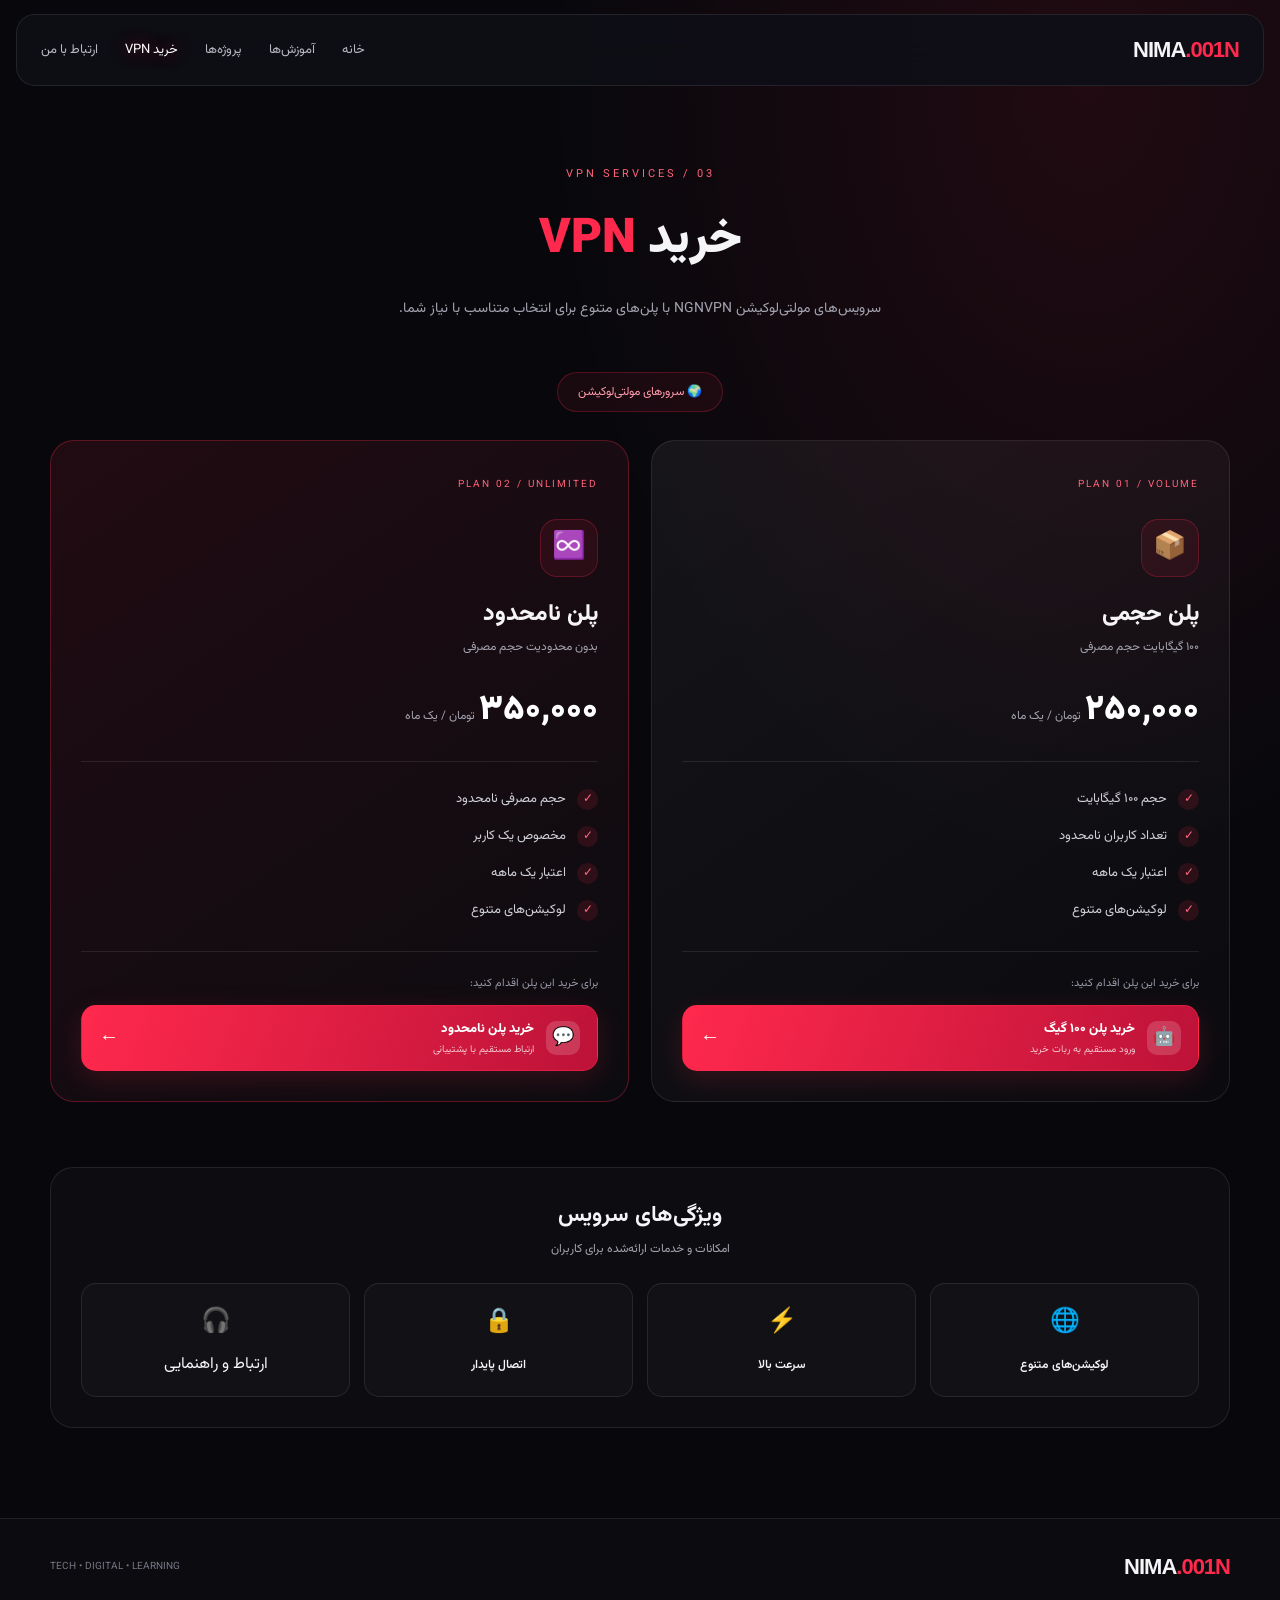
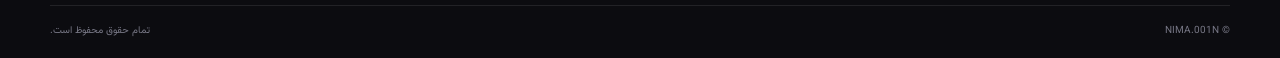
<file: vpn.html>
<!DOCTYPE html>
<html lang="fa" dir="rtl">
<head>
  <meta charset="UTF-8">
  <meta name="viewport" content="width=device-width, initial-scale=1.0">
  <meta name="theme-color" content="#08080c">
  <title>خرید VPN | NIMA.001N</title>

  <style>
    @import url('https://fonts.googleapis.com/css2?family=Vazirmatn:wght@300;400;500;600;700;800;900&display=swap');

    :root {
      --bg: #08080c;
      --red: #ff294d;
      --red-light: #ff627b;
      --text: #f5f5f8;
      --muted: #a3a3b0;
      --border: rgba(255,255,255,.09);
      --glass: rgba(255,255,255,.035);
    }

    * {
      margin: 0;
      padding: 0;
      box-sizing: border-box;
    }

    html {
      min-height: 100%;
      overflow-x: hidden;
    }

    body {
      width: 100%;
      min-height: 100vh;
      overflow-x: hidden;
      background:
        radial-gradient(ellipse at 85% 5%, rgba(255,30,70,.10), transparent 35%),
        #08080c;
      color: var(--text);
      font-family: 'Vazirmatn', Tahoma, sans-serif;
    }

    a {
      color: inherit;
      text-decoration: none;
    }

    button {
      font: inherit;
    }

    .section-container {
      width: min(1180px, calc(100% - 40px));
      margin-inline: auto;
    }

    /* HEADER */

    .main-header {
      width: min(1320px, calc(100% - 32px));
      min-height: 72px;
      margin: 14px auto 0;
      padding: 0 24px;
      position: sticky;
      top: 10px;
      z-index: 100;
      display: flex;
      align-items: center;
      justify-content: space-between;
      gap: 20px;
      border: 1px solid var(--border);
      border-radius: 19px;
      background: rgba(15,15,22,.92);
      backdrop-filter: blur(20px);
      -webkit-backdrop-filter: blur(20px);
    }

    .logo {
      direction: ltr;
      white-space: nowrap;
      font-family: Arial, sans-serif;
      font-size: 22px;
      font-weight: 900;
      letter-spacing: -1px;
    }

    .logo span {
      color: var(--red);
    }

    .desktop-nav {
      display: flex;
      align-items: center;
      gap: 27px;
    }

    .desktop-nav a {
      color: #b9b9c5;
      font-size: 13px;
      transition: .25s;
    }

    .desktop-nav a:hover,
    .desktop-nav a.active {
      color: white;
    }

    .desktop-nav a.active {
      text-shadow: 0 0 15px rgba(255,41,77,.5);
    }

    .menu-toggle,
    .menu-close {
      display: none;
    }

    /* MOBILE MENU */

    .menu-overlay {
      position: fixed;
      inset: 0;
      z-index: 199;
      background: rgba(0,0,0,.72);
      opacity: 0;
      visibility: hidden;
      transition: .3s;
    }

    .mobile-menu {
      position: fixed;
      z-index: 200;
      top: 0;
      right: 0;
      width: min(330px, 86vw);
      height: 100vh;
      height: 100dvh;
      padding: 24px;
      display: flex;
      flex-direction: column;
      background: #101016;
      border-left: 1px solid var(--border);
      transform: translateX(110%);
      transition: transform .35s ease;
    }

    body.menu-open .mobile-menu {
      transform: translateX(0);
    }

    body.menu-open .menu-overlay {
      opacity: 1;
      visibility: visible;
    }

    .mobile-menu-top {
      display: flex;
      align-items: center;
      justify-content: space-between;
      padding-bottom: 25px;
      border-bottom: 1px solid var(--border);
    }

    .menu-close {
      display: block;
      width: 38px;
      height: 38px;
      border: 1px solid var(--border);
      border-radius: 10px;
      color: white;
      background: var(--glass);
      font-size: 25px;
    }

    .mobile-menu-caption {
      margin: 28px 0 15px;
      color: var(--red-light);
      font-size: 10px;
      letter-spacing: 2px;
      direction: ltr;
    }

    .mobile-menu nav {
      display: flex;
      flex-direction: column;
      gap: 8px;
    }

    .mobile-menu nav a {
      padding: 14px;
      border: 1px solid transparent;
      border-radius: 12px;
      color: #c7c7d1;
      font-size: 14px;
    }

    .mobile-menu nav a.active {
      background: rgba(255,41,77,.09);
      border-color: rgba(255,41,77,.2);
      color: white;
    }

    .mobile-menu-footer {
      margin-top: auto;
      padding-top: 20px;
      border-top: 1px solid var(--border);
      direction: ltr;
      font-family: Arial, sans-serif;
      font-weight: 900;
    }

    .mobile-menu-footer span {
      display: block;
      margin-top: 7px;
      color: #777785;
      font-size: 9px;
      font-weight: 400;
    }

    /* PAGE INTRO */

    .vpn-page {
      padding-top: 75px;
      padding-bottom: 90px;
    }

    .vpn-heading {
      text-align: center;
      margin-bottom: 45px;
    }

    .section-index {
      color: var(--red-light);
      font-size: 11px;
      letter-spacing: 3px;
      direction: ltr;
    }

    .vpn-heading h1 {
      margin-top: 17px;
      font-size: clamp(30px, 5vw, 48px);
      font-weight: 900;
    }

    .vpn-heading h1 span {
      color: var(--red);
    }

    .vpn-heading p {
      max-width: 650px;
      margin: 15px auto 0;
      color: var(--muted);
      font-size: 14px;
      line-height: 2.4;
    }

    /* SERVER LABEL */

    .server-label {
      width: fit-content;
      margin: 0 auto 28px;
      padding: 10px 20px;
      border: 1px solid rgba(255,41,77,.25);
      border-radius: 30px;
      background: rgba(255,41,77,.07);
      color: #ff9bab;
      font-size: 12px;
    }

    /* PLANS */

    .plans-grid {
      display: grid;
      grid-template-columns: repeat(2, minmax(0, 1fr));
      gap: 22px;
    }

    .plan-card {
      position: relative;
      min-width: 0;
      overflow: hidden;
      padding: 30px;
      border: 1px solid var(--border);
      border-radius: 24px;
      background: linear-gradient(
        145deg,
        rgba(255,255,255,.055),
        rgba(255,255,255,.015)
      );
      transition: .3s;
    }

    .plan-card:hover {
      transform: translateY(-5px);
      border-color: rgba(255,41,77,.4);
      box-shadow: 0 20px 55px rgba(255,20,60,.08);
    }

    .plan-card.unlimited {
      border-color: rgba(255,41,77,.3);
      background: linear-gradient(
        145deg,
        rgba(255,41,77,.10),
        rgba(255,255,255,.018)
      );
    }

    .plan-number {
      color: var(--red-light);
      font-size: 10px;
      letter-spacing: 2px;
      direction: ltr;
    }

    .plan-icon {
      width: 58px;
      height: 58px;
      margin-top: 23px;
      display: grid;
      place-items: center;
      border: 1px solid rgba(255,41,77,.25);
      border-radius: 17px;
      background: rgba(255,41,77,.09);
      color: #ff6b83;
      font-size: 27px;
    }

    .plan-card h2 {
      margin-top: 19px;
      font-size: 23px;
      font-weight: 800;
    }

    .plan-subtitle {
      margin-top: 6px;
      color: var(--muted);
      font-size: 12px;
    }

    .plan-price {
      margin: 27px 0;
      padding-bottom: 23px;
      border-bottom: 1px solid var(--border);
    }

    .plan-price strong {
      color: white;
      font-size: clamp(26px, 4vw, 35px);
      font-weight: 900;
    }

    .plan-price span {
      color: var(--muted);
      font-size: 12px;
    }

    .plan-features {
      display: flex;
      flex-direction: column;
      gap: 16px;
      list-style: none;
    }

    .plan-features li {
      display: flex;
      align-items: center;
      gap: 11px;
      color: #d1d1da;
      font-size: 13px;
    }

    .check {
      width: 21px;
      height: 21px;
      flex-shrink: 0;
      display: grid;
      place-items: center;
      border-radius: 50%;
      background: rgba(255,41,77,.13);
      color: #ff6b83;
      font-size: 12px;
    }

    /* PURCHASE BUTTONS */

    .purchase-area {
      margin-top: 30px;
      padding-top: 23px;
      border-top: 1px solid var(--border);
    }

    .purchase-label {
      margin-bottom: 13px;
      color: #9999a8;
      font-size: 11px;
    }

    .purchase-button {
      width: 100%;
      min-height: 57px;
      padding: 13px 17px;
      display: flex;
      align-items: center;
      justify-content: space-between;
      gap: 12px;
      border: 1px solid rgba(255,41,77,.45);
      border-radius: 15px;
      background: linear-gradient(110deg, #ff294d, #bd1238);
      color: white;
      box-shadow: 0 8px 28px rgba(255,41,77,.17);
      transition: .25s;
    }

    .purchase-button:hover {
      transform: translateY(-3px);
      box-shadow: 0 12px 35px rgba(255,41,77,.3);
      filter: brightness(1.08);
    }

    .button-content {
      display: flex;
      align-items: center;
      gap: 12px;
      text-align: right;
    }

    .button-icon {
      width: 34px;
      height: 34px;
      display: grid;
      place-items: center;
      flex-shrink: 0;
      border-radius: 10px;
      background: rgba(255,255,255,.16);
      font-size: 18px;
    }

    .button-text strong {
      display: block;
      font-size: 13px;
      font-weight: 800;
    }

    .button-text small {
      display: block;
      margin-top: 3px;
      color: rgba(255,255,255,.75);
      font-size: 10px;
    }

    .button-arrow {
      font-size: 20px;
      direction: ltr;
    }

    /* FEATURES */

    .features-section {
      margin-top: 65px;
      padding: 30px;
      border: 1px solid var(--border);
      border-radius: 23px;
      background: rgba(255,255,255,.025);
    }

    .features-heading {
      margin-bottom: 25px;
      text-align: center;
    }

    .features-heading h2 {
      font-size: 22px;
    }

    .features-heading p {
      margin-top: 7px;
      color: var(--muted);
      font-size: 12px;
    }

    .features-grid {
      display: grid;
      grid-template-columns: repeat(4, minmax(0, 1fr));
      gap: 14px;
    }

    .feature-item {
      min-width: 0;
      padding: 19px 10px;
      text-align: center;
      border: 1px solid var(--border);
      border-radius: 15px;
      background: rgba(255,255,255,.025);
    }

    .feature-item span {
      display: block;
      margin-bottom: 11px;
      color: var(--red-light);
      font-size: 24px;
    }

    .feature-item strong {
      font-size: 12px;
      font-weight: 600;
    }

    /* FOOTER */

    .main-footer {
      border-top: 1px solid var(--border);
      background: rgba(255,255,255,.015);
    }

    .footer-inner {
      width: min(1180px, calc(100% - 40px));
      margin-inline: auto;
      padding: 35px 0 20px;
    }

    .footer-main {
      display: flex;
      justify-content: space-between;
      align-items: center;
      gap: 15px;
    }

    .footer-main p {
      color: #777785;
      font-size: 10px;
      direction: ltr;
    }

    .footer-bottom {
      display: flex;
      justify-content: space-between;
      gap: 10px;
      margin-top: 25px;
      padding-top: 17px;
      border-top: 1px solid var(--border);
      color: #777785;
      font-size: 10px;
    }

    /* RESPONSIVE */

    @media (max-width: 900px) {
      .desktop-nav {
        gap: 14px;
      }

      .desktop-nav a {
        font-size: 11px;
      }
    }

    @media (max-width: 760px) {
      .main-header {
        min-height: 67px;
        padding: 0 16px;
      }

      .desktop-nav {
        display: none;
      }

      .menu-toggle {
        width: 42px;
        height: 42px;
        display: flex;
        flex-direction: column;
        align-items: center;
        justify-content: center;
        gap: 6px;
        border: 1px solid var(--border);
        border-radius: 12px;
        background: var(--glass);
      }

      .menu-toggle span {
        width: 19px;
        height: 2px;
        border-radius: 5px;
        background: white;
      }

      .vpn-page {
        padding-top: 55px;
      }

      .vpn-heading {
        margin-bottom: 35px;
      }

      .plans-grid {
        grid-template-columns: minmax(0, 1fr);
      }

      .plan-card {
        padding: 24px;
      }

      .features-grid {
        grid-template-columns: repeat(2, minmax(0, 1fr));
      }

      .features-section {
        padding: 22px 15px;
      }

      .footer-main {
        align-items: flex-start;
        flex-direction: column;
      }
    }

    @media (max-width: 390px) {
      .section-container {
        width: calc(100% - 28px);
      }

      .logo {
        font-size: 19px;
      }

      .plan-card {
        padding: 20px;
      }

      .purchase-button {
        padding-inline: 12px;
      }

      .button-text strong {
        font-size: 12px;
      }

      .footer-bottom {
        font-size: 9px;
      }
    }
  </style>
</head>

<body>

  <!-- HEADER -->
  <header class="main-header">
    <a href="index.html" class="logo">NIMA<span>.001N</span></a>

    <nav class="desktop-nav">
      <a href="index.html">خانه</a>
      <a href="blog.html">آموزش‌ها</a>
      <a href="projects.html">پروژه‌ها</a>
      <a href="vpn.html" class="active">خرید VPN</a>
      <a href="contact.html">ارتباط با من</a>
    </nav>

    <button class="menu-toggle" id="menuToggle"
      aria-label="باز کردن منو" aria-expanded="false">
      <span></span>
      <span></span>
      <span></span>
    </button>
  </header>

  <!-- MOBILE MENU -->
  <div class="menu-overlay" id="menuOverlay"></div>

  <aside class="mobile-menu" id="mobileMenu">
    <div class="mobile-menu-top">
      <a href="index.html" class="logo">NIMA<span>.001N</span></a>
      <button class="menu-close" id="menuClose" aria-label="بستن منو">×</button>
    </div>

    <div class="mobile-menu-caption">MAIN MENU</div>

    <nav>
      <a href="index.html">⌂ &nbsp; خانه</a>
      <a href="blog.html">▤ &nbsp; آموزش‌ها</a>
      <a href="projects.html">◇ &nbsp; پروژه‌ها</a>
      <a href="vpn.html" class="active">⌘ &nbsp; خرید VPN</a>
      <a href="contact.html">✉ &nbsp; ارتباط با من</a>
    </nav>

    <div class="mobile-menu-footer">
      NIMA.001N
      <span>TECH • DIGITAL • LEARNING</span>
    </div>
  </aside>

  <!-- MAIN -->
  <main class="vpn-page section-container">

    <section class="vpn-heading">
      <span class="section-index">03 / VPN SERVICES</span>
      <h1>خرید <span>VPN</span></h1>
      <p>
        سرویس‌های مولتی‌لوکیشن NGNVPN با پلن‌های متنوع
        برای انتخاب متناسب با نیاز شما.
      </p>
    </section>

    <div class="server-label">
      🌍 سرورهای مولتی‌لوکیشن
    </div>

    <!-- PLANS -->
    <section class="plans-grid">

      <!-- PLAN 1 -->
      <article class="plan-card">

        <span class="plan-number">PLAN 01 / VOLUME</span>

        <div class="plan-icon">📦</div>

        <h2>پلن حجمی</h2>
        <p class="plan-subtitle">۱۰۰ گیگابایت حجم مصرفی</p>

        <div class="plan-price">
          <strong>۲۵۰,۰۰۰</strong>
          <span>تومان / یک ماه</span>
        </div>

        <ul class="plan-features">
          <li><span class="check">✓</span> حجم ۱۰۰ گیگابایت</li>
          <li><span class="check">✓</span> تعداد کاربران نامحدود</li>
          <li><span class="check">✓</span> اعتبار یک ماهه</li>
          <li><span class="check">✓</span> لوکیشن‌های متنوع</li>
        </ul>

        <div class="purchase-area">
          <p class="purchase-label">برای خرید این پلن اقدام کنید:</p>

          <a class="purchase-button"
             href="https://t.me/ngnvpn_bot"
             target="_blank" rel="noopener noreferrer">

            <span class="button-content">
              <span class="button-icon">🤖</span>
              <span class="button-text">
                <strong>خرید پلن ۱۰۰ گیگ</strong>
                <small>ورود مستقیم به ربات خرید</small>
              </span>
            </span>

            <span class="button-arrow">←</span>
          </a>
        </div>

      </article>

      <!-- PLAN 2 -->
      <article class="plan-card unlimited">

        <span class="plan-number">PLAN 02 / UNLIMITED</span>

        <div class="plan-icon">♾️</div>

        <h2>پلن نامحدود</h2>
        <p class="plan-subtitle">بدون محدودیت حجم مصرفی</p>

        <div class="plan-price">
          <strong>۳۵۰,۰۰۰</strong>
          <span>تومان / یک ماه</span>
        </div>

        <ul class="plan-features">
          <li><span class="check">✓</span> حجم مصرفی نامحدود</li>
          <li><span class="check">✓</span> مخصوص یک کاربر</li>
          <li><span class="check">✓</span> اعتبار یک ماهه</li>
          <li><span class="check">✓</span> لوکیشن‌های متنوع</li>
        </ul>

        <div class="purchase-area">
          <p class="purchase-label">برای خرید این پلن اقدام کنید:</p>

          <a class="purchase-button"
             href="https://t.me/nima_001"
             target="_blank" rel="noopener noreferrer">

            <span class="button-content">
              <span class="button-icon">💬</span>
              <span class="button-text">
                <strong>خرید پلن نامحدود</strong>
                <small>ارتباط مستقیم با پشتیبانی</small>
              </span>
            </span>

            <span class="button-arrow">←</span>
          </a>
        </div>

      </article>

    </section>

    <!-- FEATURES -->
    <section class="features-section">

      <div class="features-heading">
        <h2>ویژگی‌های سرویس</h2>
        <p>امکانات و خدمات ارائه‌شده برای کاربران</p>
      </div>

      <div class="features-grid">

        <div class="feature-item">
          <span>🌐</span>
          <strong>لوکیشن‌های متنوع</strong>
        </div>

        <div class="feature-item">
          <span>⚡</span>
          <strong>سرعت بالا</strong>
        </div>

        <div class="feature-item">
          <span>🔒</span>
          <strong>اتصال پایدار</strong>
        </div>

        <div class="feature-item">
          <span>🎧</span>
          <strong></strong>ارتباط و راهنمایی </strong>
        </div>

      </div>

    </section>

  </main>

  <!-- FOOTER -->
  <footer class="main-footer">
    <div class="footer-inner">

      <div class="footer-main">
        <a href="index.html" class="logo">NIMA<span>.001N</span></a>
        <p>TECH • DIGITAL • LEARNING</p>
      </div>

      <div class="footer-bottom">
        <span>© NIMA.001N</span>
        <span>تمام حقوق محفوظ است.</span>
      </div>

    </div>
  </footer>

  <script>
    const menuToggle = document.getElementById("menuToggle");
    const menuClose = document.getElementById("menuClose");
    const menuOverlay = document.getElementById("menuOverlay");
    const mobileMenu = document.getElementById("mobileMenu");

    function openMenu() {
      document.body.classList.add("menu-open");
      menuToggle.setAttribute("aria-expanded", "true");
    }

    function closeMenu() {
      document.body.classList.remove("menu-open");
      menuToggle.setAttribute("aria-expanded", "false");
    }

    menuToggle.addEventListener("click", openMenu);
    menuClose.addEventListener("click", closeMenu);
    menuOverlay.addEventListener("click", closeMenu);

    mobileMenu.querySelectorAll("nav a").forEach(link => {
      link.addEventListener("click", closeMenu);
    });

    document.addEventListener("keydown", event => {
      if (event.key === "Escape") closeMenu();
    });
  </script>

</body>
</html>
</file>
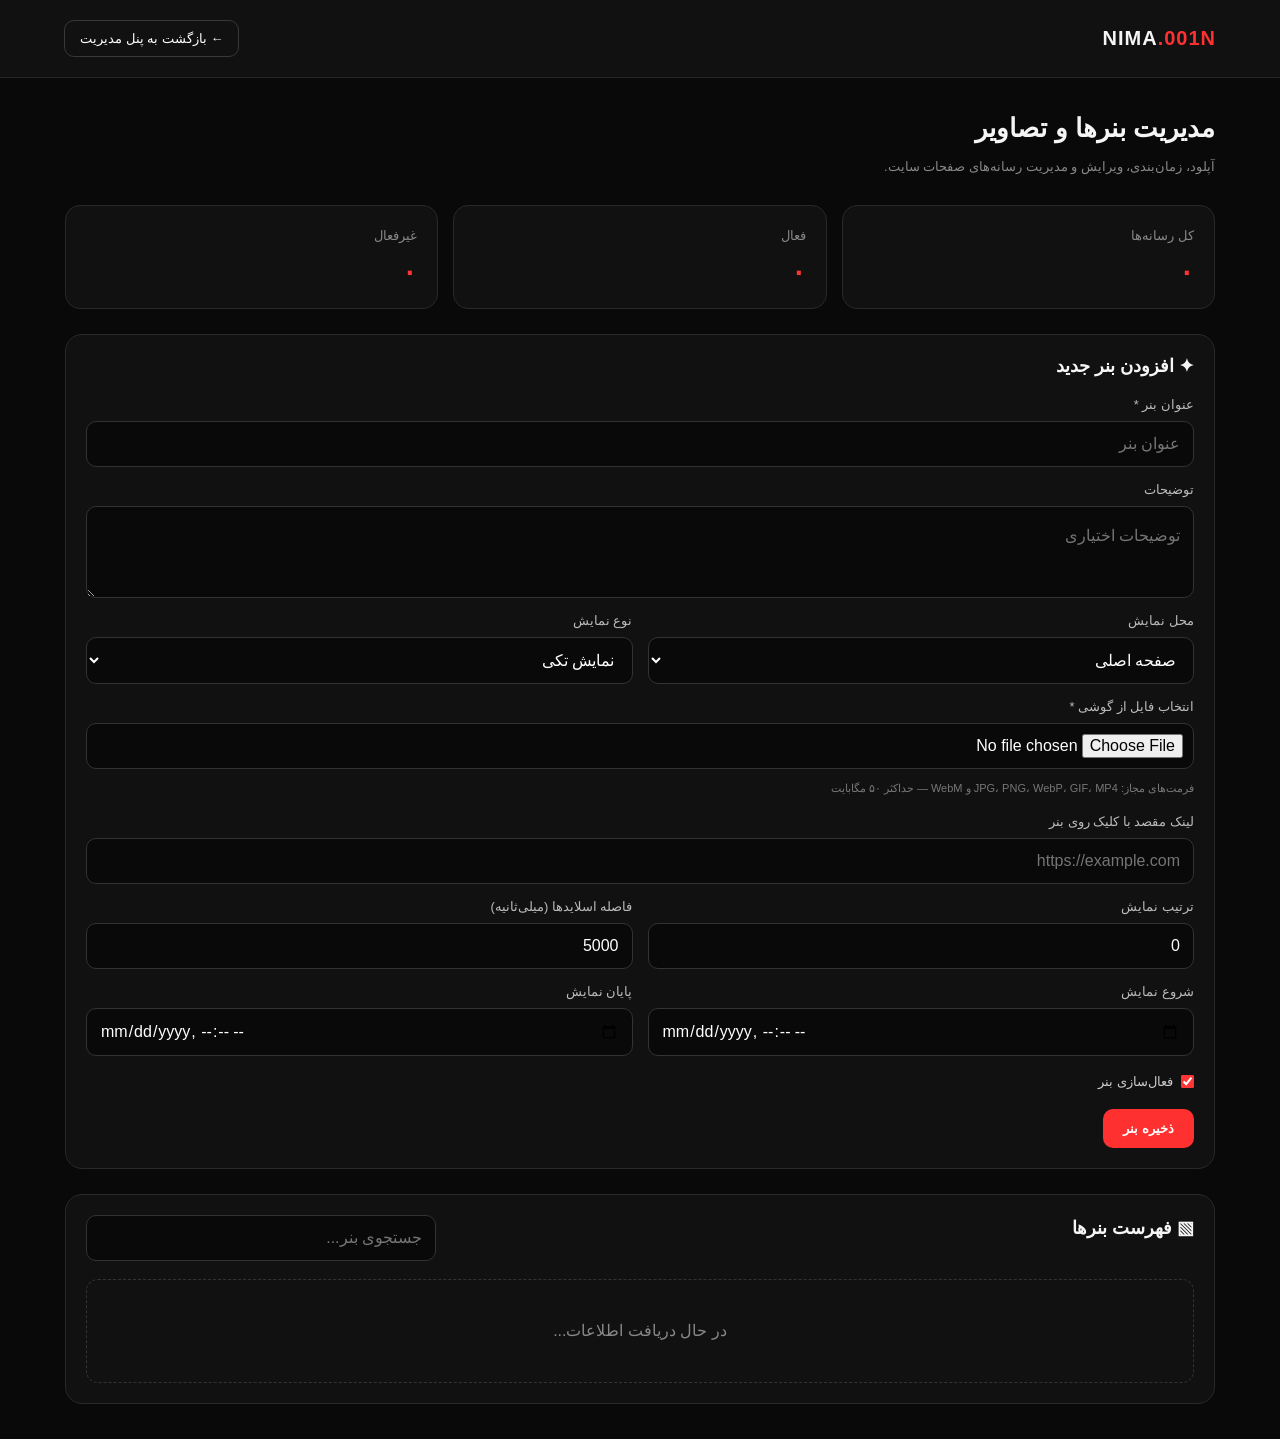
<file: admin/banners.html>
<!DOCTYPE html>
<html lang="fa" dir="rtl">
<head>
  <meta charset="UTF-8">
  <meta name="viewport" content="width=device-width, initial-scale=1.0">
  <meta name="theme-color" content="#090909">
  <title>مدیریت بنرها | NIMA.001N</title>
  <style>
    *{margin:0;padding:0;box-sizing:border-box}
    body{font-family:Tahoma,Arial,sans-serif;background:#090909;color:#f5f5f5;min-height:100vh}
    button,input,textarea,select{font:inherit}
    .topbar{padding:20px 5%;background:#111;border-bottom:1px solid #252525;display:flex;justify-content:space-between;align-items:center;gap:15px;flex-wrap:wrap}
    .brand{font-size:20px;font-weight:bold;letter-spacing:1px}
    .brand span{color:#ff3030}
    .back{color:#fff;text-decoration:none;border:1px solid #383838;padding:10px 15px;border-radius:10px;font-size:13px}
    .back:hover{border-color:#ff3030}
    .container{width:92%;max-width:1150px;margin:35px auto}
    .heading{margin-bottom:25px}
    .heading h1{font-size:26px;margin-bottom:10px}
    .heading p{color:#888;font-size:13px;line-height:2}
    .stats{display:grid;grid-template-columns:repeat(3,1fr);gap:15px;margin-bottom:25px}
    .stat,.panel{background:#111;border:1px solid #292929;border-radius:15px;padding:20px}
    .stat small{color:#888}
    .stat strong{display:block;font-size:27px;margin-top:12px;color:#ff3434}
    .panel{border-radius:17px;margin-bottom:25px}
    .panel h2{font-size:18px;margin-bottom:20px}
    .form-grid{display:grid;grid-template-columns:1fr 1fr;gap:15px}
    .field{display:flex;flex-direction:column;gap:9px}
    .field.full{grid-column:1/-1}
    label{font-size:13px;color:#bbb}
    input,textarea,select{width:100%;background:#090909;border:1px solid #333;color:white;border-radius:10px;padding:13px;outline:none}
    input:focus,textarea:focus,select:focus{border-color:#ff3434}
    textarea{resize:vertical;min-height:90px;line-height:2}
    input[type=file]{padding:10px}
    input[type=checkbox]{width:auto;accent-color:#ff3434}
    .hint{color:#777;font-size:11px;line-height:1.9}
    .checks{display:flex;gap:22px;flex-wrap:wrap;margin-top:18px}
    .check{display:flex;align-items:center;gap:8px;font-size:13px;color:#ccc}
    .actions{display:flex;gap:10px;flex-wrap:wrap;margin-top:20px}
    .btn{border:0;padding:12px 20px;border-radius:10px;cursor:pointer;font-weight:bold;font-size:13px}
    .primary{background:#ff3030;color:white}
    .primary:hover{background:#d91e1e}
    .secondary{background:#292929;color:white}
    .danger{background:#351515;color:#ff7777}
    .btn:disabled{opacity:.5;cursor:not-allowed}
    .toolbar{display:flex;gap:12px;justify-content:space-between;align-items:center;flex-wrap:wrap;margin-bottom:18px}
    .toolbar input{max-width:350px}
    .items{display:grid;gap:13px}
    .item{background:#0b0b0b;border:1px solid #292929;border-radius:13px;padding:15px;display:flex;align-items:center;gap:15px;flex-wrap:wrap}
    .preview{width:125px;height:85px;flex-shrink:0;background:#181818;border-radius:9px;overflow:hidden;display:grid;place-items:center;color:#777;font-size:12px}
    .preview img,.preview video{width:100%;height:100%;object-fit:cover}
    .item-info{flex:1;min-width:180px}
    .item-info h3{font-size:15px;margin-bottom:8px}
    .item-info p{color:#888;font-size:12px;line-height:1.9}
    .status{display:inline-block;font-size:11px;padding:6px 10px;border-radius:20px;margin-top:8px}
    .active{background:#12321e;color:#73e99a}
    .inactive{background:#332716;color:#ffc56b}
    .item-actions{display:flex;gap:8px;flex-wrap:wrap}
    .item-actions button{padding:9px 12px;font-size:12px}
    .empty{text-align:center;color:#888;padding:35px 10px;border:1px dashed #333;border-radius:12px;line-height:2}
    .message{display:none;padding:13px;border-radius:10px;margin-bottom:15px;font-size:13px;line-height:1.8}
    .message.error{display:block;background:#351515;color:#ff9999}
    .message.success{display:block;background:#12321e;color:#8df0ad}
    .hidden{display:none!important}
    .file-preview{margin-top:12px;max-width:100%;max-height:240px;border-radius:12px;display:none;background:#080808}
    .file-preview img,.file-preview video{max-width:100%;max-height:240px;border-radius:12px}
    @media(max-width:650px){
      .stats,.form-grid{grid-template-columns:1fr}
      .field.full{grid-column:auto}
      .heading h1{font-size:22px}
      .item-actions{width:100%}
      .item-actions button{flex:1}
      .preview{width:100%;height:150px}
    }
  </style>
</head>
<body>

<header class="topbar">
  <div class="brand">NIMA<span>.001N</span></div>
  <a href="index.html" class="back">← بازگشت به پنل مدیریت</a>
</header>

<main class="container">
  <div class="heading">
    <h1>مدیریت بنرها و تصاویر</h1>
    <p>آپلود، زمان‌بندی، ویرایش و مدیریت رسانه‌های صفحات سایت.</p>
  </div>

  <div id="message" class="message" role="status"></div>

  <section class="stats">
    <div class="stat"><small>کل رسانه‌ها</small><strong id="totalCount">۰</strong></div>
    <div class="stat"><small>فعال</small><strong id="activeCount">۰</strong></div>
    <div class="stat"><small>غیرفعال</small><strong id="inactiveCount">۰</strong></div>
  </section>

  <section class="panel" id="editorPanel">
    <h2 id="formTitle">✦ افزودن بنر جدید</h2>

    <form id="bannerForm">
      <div class="form-grid">

        <div class="field full">
          <label for="title">عنوان بنر *</label>
          <input id="title" required maxlength="180" placeholder="عنوان بنر">
        </div>

        <div class="field full">
          <label for="description">توضیحات</label>
          <textarea id="description" placeholder="توضیحات اختیاری"></textarea>
        </div>

        <div class="field">
          <label for="page">محل نمایش</label>
          <select id="page">
            <option value="home">صفحه اصلی</option>
            <option value="vpn">صفحه VPN</option>
            <option value="blog">آموزش‌ها</option>
            <option value="projects">پروژه‌ها</option>
            <option value="contact">تماس با ما</option>
            <option value="all">تمام صفحات</option>
          </select>
        </div>

        <div class="field">
          <label for="displayType">نوع نمایش</label>
          <select id="displayType">
            <option value="single">نمایش تکی</option>
            <option value="slider">اسلایدشو</option>
          </select>
        </div>

        <div class="field full">
          <label for="mediaFile">انتخاب فایل از گوشی *</label>
          <input id="mediaFile" type="file" accept="image/jpeg,image/png,image/webp,image/gif,video/mp4,video/webm">
          <span class="hint">فرمت‌های مجاز: JPG، PNG، WebP، GIF، MP4 و WebM — حداکثر ۵۰ مگابایت</span>
          <div id="filePreview" class="file-preview"></div>
        </div>

        <div class="field full">
          <label for="clickUrl">لینک مقصد با کلیک روی بنر</label>
          <input id="clickUrl" type="url" placeholder="https://example.com">
        </div>

        <div class="field">
          <label for="sortOrder">ترتیب نمایش</label>
          <input id="sortOrder" type="number" value="0">
        </div>

        <div class="field">
          <label for="slideInterval">فاصله اسلایدها (میلی‌ثانیه)</label>
          <input id="slideInterval" type="number" min="2000" max="30000" step="500" value="5000">
        </div>

        <div class="field">
          <label for="startsAt">شروع نمایش</label>
          <input id="startsAt" type="datetime-local">
        </div>

        <div class="field">
          <label for="endsAt">پایان نمایش</label>
          <input id="endsAt" type="datetime-local">
        </div>
      </div>

      <div class="checks">
        <label class="check">
          <input type="checkbox" id="isActive" checked>
          فعال‌سازی بنر
        </label>
      </div>

      <div class="actions">
        <button type="submit" class="btn primary" id="saveBtn">ذخیره بنر</button>
        <button type="button" class="btn secondary hidden" id="cancelBtn">لغو ویرایش</button>
      </div>
    </form>
  </section>

  <section class="panel">
    <div class="toolbar">
      <h2>▧ فهرست بنرها</h2>
      <input id="searchInput" placeholder="جستجوی بنر...">
    </div>
    <div id="bannersList" class="items">
      <div class="empty">در حال دریافت اطلاعات...</div>
    </div>
  </section>
</main>

<script type="module">
  import { supabase } from "./supabase.js";

  const $ = id => document.getElementById(id);
  const form = $("bannerForm");
  const list = $("bannersList");
  const saveBtn = $("saveBtn");
  const message = $("message");

  let banners = [];
  let editingId = null;
  let existingFileUrl = "";
  let previewObjectUrl = "";

  function showMessage(text, type = "success") {
    message.textContent = text;
    message.className = "message " + type;
    window.scrollTo({top:0,behavior:"smooth"});
    setTimeout(() => message.className = "message", 4500);
  }

  function escapeHTML(value = "") {
    return String(value).replace(/[&<>"']/g, c => ({
      "&":"&amp;","<":"&lt;",">":"&gt;",'"':"&quot;","'":"&#039;"
    })[c]);
  }

  function isAdminError(error) {
    return error?.code === "PGRST116" || /permission|policy|row-level/i.test(error?.message || "");
  }

  async function checkAdmin() {
    const {data:{session},error} = await supabase.auth.getSession();
    if(error || !session) {
      location.href = "index.html";
      return false;
    }

    const {data,error:adminError} = await supabase
      .from("admin_users")
      .select("user_id")
      .eq("user_id",session.user.id)
      .maybeSingle();

    if(adminError || !data) {
      alert("دسترسی مدیریت برای این حساب تأیید نشد.");
      location.href = "index.html";
      return false;
    }
    return true;
  }

  function updateStats() {
    $("totalCount").textContent = banners.length;
    $("activeCount").textContent = banners.filter(b => b.is_active).length;
    $("inactiveCount").textContent = banners.filter(b => !b.is_active).length;
  }

  function mediaMarkup(url,type) {
    const safe = escapeHTML(url);
    if(type === "video") {
      return `<video src="${safe}" muted playsinline controls></video>`;
    }
    return `<img src="${safe}" alt="پیش‌نمایش رسانه" loading="lazy">`;
  }

  async function loadBanners() {
    list.innerHTML = '<div class="empty">در حال دریافت اطلاعات...</div>';

    const {data,error} = await supabase
      .from("site_banners")
      .select("*")
      .order("sort_order",{ascending:true})
      .order("created_at",{ascending:false});

    if(error) {
      list.innerHTML = '<div class="empty">خطا در دریافت: '+escapeHTML(error.message)+'</div>';
      showMessage("دریافت بنرها ناموفق بود: "+error.message,"error");
      return;
    }

    banners = data || [];
    updateStats();
    renderBanners();
  }

  function renderBanners() {
    const search = $("searchInput").value.trim().toLowerCase();
    const filtered = banners.filter(b =>
      (b.title || "").toLowerCase().includes(search) ||
      (b.page || "").toLowerCase().includes(search)
    );

    if(!filtered.length) {
      list.innerHTML = '<div class="empty">هنوز بنری ثبت نشده است.</div>';
      return;
    }

    list.innerHTML = filtered.map(b => `
      <article class="item">
        <div class="preview">${mediaMarkup(b.file_url,b.media_type)}</div>
        <div class="item-info">
          <h3>${escapeHTML(b.title)}</h3>
          <p>
            صفحه: ${escapeHTML(b.page)} ·
            نوع: ${b.display_type === "slider" ? "اسلایدشو" : "تکی"} ·
            رسانه: ${escapeHTML(b.media_type)}
          </p>
          <span class="status ${b.is_active ? "active" : "inactive"}">
            ${b.is_active ? "فعال" : "غیرفعال"}
          </span>
        </div>
        <div class="item-actions">
          <button class="btn secondary" data-action="edit" data-id="${b.id}">ویرایش</button>
          <button class="btn secondary" data-action="toggle" data-id="${b.id}">${b.is_active ? "غیرفعال‌کردن" : "فعال‌کردن"}</button>
          <button class="btn danger" data-action="delete" data-id="${b.id}">حذف</button>
        </div>
      </article>
    `).join("");
  }

  function resetForm() {
    form.reset();
    editingId = null;
    existingFileUrl = "";
    $("sortOrder").value = 0;
    $("slideInterval").value = 5000;
    $("isActive").checked = true;
    $("formTitle").textContent = "✦ افزودن بنر جدید";
    saveBtn.textContent = "ذخیره بنر";
    $("cancelBtn").classList.add("hidden");
    $("mediaFile").required = true;
    $("filePreview").style.display = "none";
    $("filePreview").innerHTML = "";
    if(previewObjectUrl) URL.revokeObjectURL(previewObjectUrl);
    previewObjectUrl = "";
  }

  function editBanner(id) {
    const b = banners.find(x => x.id === id);
    if(!b) return;

    editingId = id;
    existingFileUrl = b.file_url;

    $("title").value = b.title || "";
    $("description").value = b.description || "";
    $("page").value = b.page || "home";
    $("displayType").value = b.display_type || "single";
    $("clickUrl").value = b.click_url || "";
    $("sortOrder").value = b.sort_order ?? 0;
    $("slideInterval").value = b.slide_interval || 5000;
    $("isActive").checked = !!b.is_active;
    $("startsAt").value = b.starts_at ? toLocalDateTime(b.starts_at) : "";
    $("endsAt").value = b.ends_at ? toLocalDateTime(b.ends_at) : "";
    $("mediaFile").required = false;

    $("filePreview").innerHTML = mediaMarkup(b.file_url,b.media_type);
    $("filePreview").style.display = "block";

    $("formTitle").textContent = "✎ ویرایش بنر";
    saveBtn.textContent = "ذخیره تغییرات";
    $("cancelBtn").classList.remove("hidden");
    $("editorPanel").scrollIntoView({behavior:"smooth"});
  }

  function toLocalDateTime(value) {
    const d = new Date(value);
    const local = new Date(d.getTime() - d.getTimezoneOffset()*60000);
    return local.toISOString().slice(0,16);
  }

  function getMediaType(file) {
    if(file.type === "image/gif") return "gif";
    if(file.type.startsWith("video/")) return "video";
    if(file.type.startsWith("image/")) return "image";
    return null;
  }

  $("mediaFile").addEventListener("change", () => {
    const file = $("mediaFile").files[0];
    if(previewObjectUrl) URL.revokeObjectURL(previewObjectUrl);
    previewObjectUrl = "";

    if(!file) return;

    const type = getMediaType(file);
    if(!type) {
      showMessage("فرمت فایل پشتیبانی نمی‌شود.","error");
      $("mediaFile").value = "";
      return;
    }

    if(file.size > 50*1024*1024) {
      showMessage("حجم فایل نباید بیشتر از ۵۰ مگابایت باشد.","error");
      $("mediaFile").value = "";
      return;
    }

    previewObjectUrl = URL.createObjectURL(file);
    const preview = $("filePreview");
    preview.innerHTML = mediaMarkup(previewObjectUrl,type);
    preview.style.display = "block";
  });

  async function uploadFile(file) {
    const safeName = file.name.replace(/[^a-zA-Z0-9._-]/g,"-");
    const path = `${Date.now()}-${crypto.randomUUID()}-${safeName}`;

    const {error} = await supabase.storage
      .from("site-media")
      .upload(path,file,{upsert:false,contentType:file.type});

    if(error) throw error;

    const {data} = supabase.storage
      .from("site-media")
      .getPublicUrl(path);

    return data.publicUrl;
  }

  form.addEventListener("submit",async event => {
    event.preventDefault();

    const title = $("title").value.trim();
    const file = $("mediaFile").files[0];

    if(!title) {
      showMessage("عنوان بنر الزامی است.","error");
      return;
    }

    if(!editingId && !file) {
      showMessage("لطفاً یک فایل انتخاب کن.","error");
      return;
    }

    if(file && (!getMediaType(file) || file.size > 50*1024*1024)) {
      showMessage("فایل انتخاب‌شده معتبر نیست یا حجم آن بیش از ۵۰ مگابایت است.","error");
      return;
    }

    const startValue = $("startsAt").value;
    const endValue = $("endsAt").value;

    if(startValue && endValue && new Date(endValue) <= new Date(startValue)) {
      showMessage("زمان پایان باید بعد از زمان شروع باشد.","error");
      return;
    }

    saveBtn.disabled = true;
    saveBtn.textContent = "در حال ذخیره...";

    try {
      let fileUrl = existingFileUrl;
      let mediaType = banners.find(b => b.id === editingId)?.media_type || "image";

      if(file) {
        fileUrl = await uploadFile(file);
        mediaType = getMediaType(file);
      }

      const payload = {
        title,
        description: $("description").value.trim() || null,
        page: $("page").value,
        display_type: $("displayType").value,
        media_type: mediaType,
        file_url: fileUrl,
        click_url: $("clickUrl").value.trim() || null,
        sort_order: Number($("sortOrder").value) || 0,
        is_active: $("isActive").checked,
        starts_at: startValue ? new Date(startValue).toISOString() : null,
        ends_at: endValue ? new Date(endValue).toISOString() : null,
        slide_interval: Math.min(30000,Math.max(2000,Number($("slideInterval").value)||5000)),
        updated_at: new Date().toISOString()
      };

      let result;
      if(editingId) {
        result = await supabase.from("site_banners").update(payload).eq("id",editingId);
      } else {
        result = await supabase.from("site_banners").insert(payload);
      }

      if(result.error) throw result.error;

      showMessage(editingId ? "بنر با موفقیت ویرایش شد." : "بنر با موفقیت ثبت شد.");
      resetForm();
      await loadBanners();

    } catch(error) {
      showMessage("خطا در ذخیره: "+(error.message || "خطای نامشخص"),"error");
    } finally {
      saveBtn.disabled = false;
      saveBtn.textContent = editingId ? "ذخیره تغییرات" : "ذخیره بنر";
    }
  });

  list.addEventListener("click",async event => {
    const button = event.target.closest("button[data-action]");
    if(!button) return;

    const id = button.dataset.id;
    const action = button.dataset.action;
    const banner = banners.find(b => b.id === id);
    if(!banner) return;

    if(action === "edit") {
      editBanner(id);
      return;
    }

    if(action === "delete") {
      if(!confirm(`بنر «${banner.title}» حذف شود؟`)) return;

      const {error} = await supabase.from("site_banners").delete().eq("id",id);
      if(error) {
        showMessage("حذف ناموفق بود: "+error.message,"error");
        return;
      }

      showMessage("اطلاعات بنر حذف شد. فایل ذخیره‌شده در Storage باقی می‌ماند.");
      if(editingId === id) resetForm();
      await loadBanners();
    }

    if(action === "toggle") {
      const {error} = await supabase.from("site_banners")
        .update({is_active:!banner.is_active,updated_at:new Date().toISOString()})
        .eq("id",id);

      if(error) {
        showMessage("تغییر وضعیت ناموفق بود: "+error.message,"error");
        return;
      }

      showMessage(banner.is_active ? "بنر غیرفعال شد." : "بنر فعال شد.");
      await loadBanners();
    }
  });

  $("cancelBtn").addEventListener("click",resetForm);
  $("searchInput").addEventListener("input",renderBanners);

  const allowed = await checkAdmin();
  if(allowed) await loadBanners();
</script>
</body>
</html>
</file>
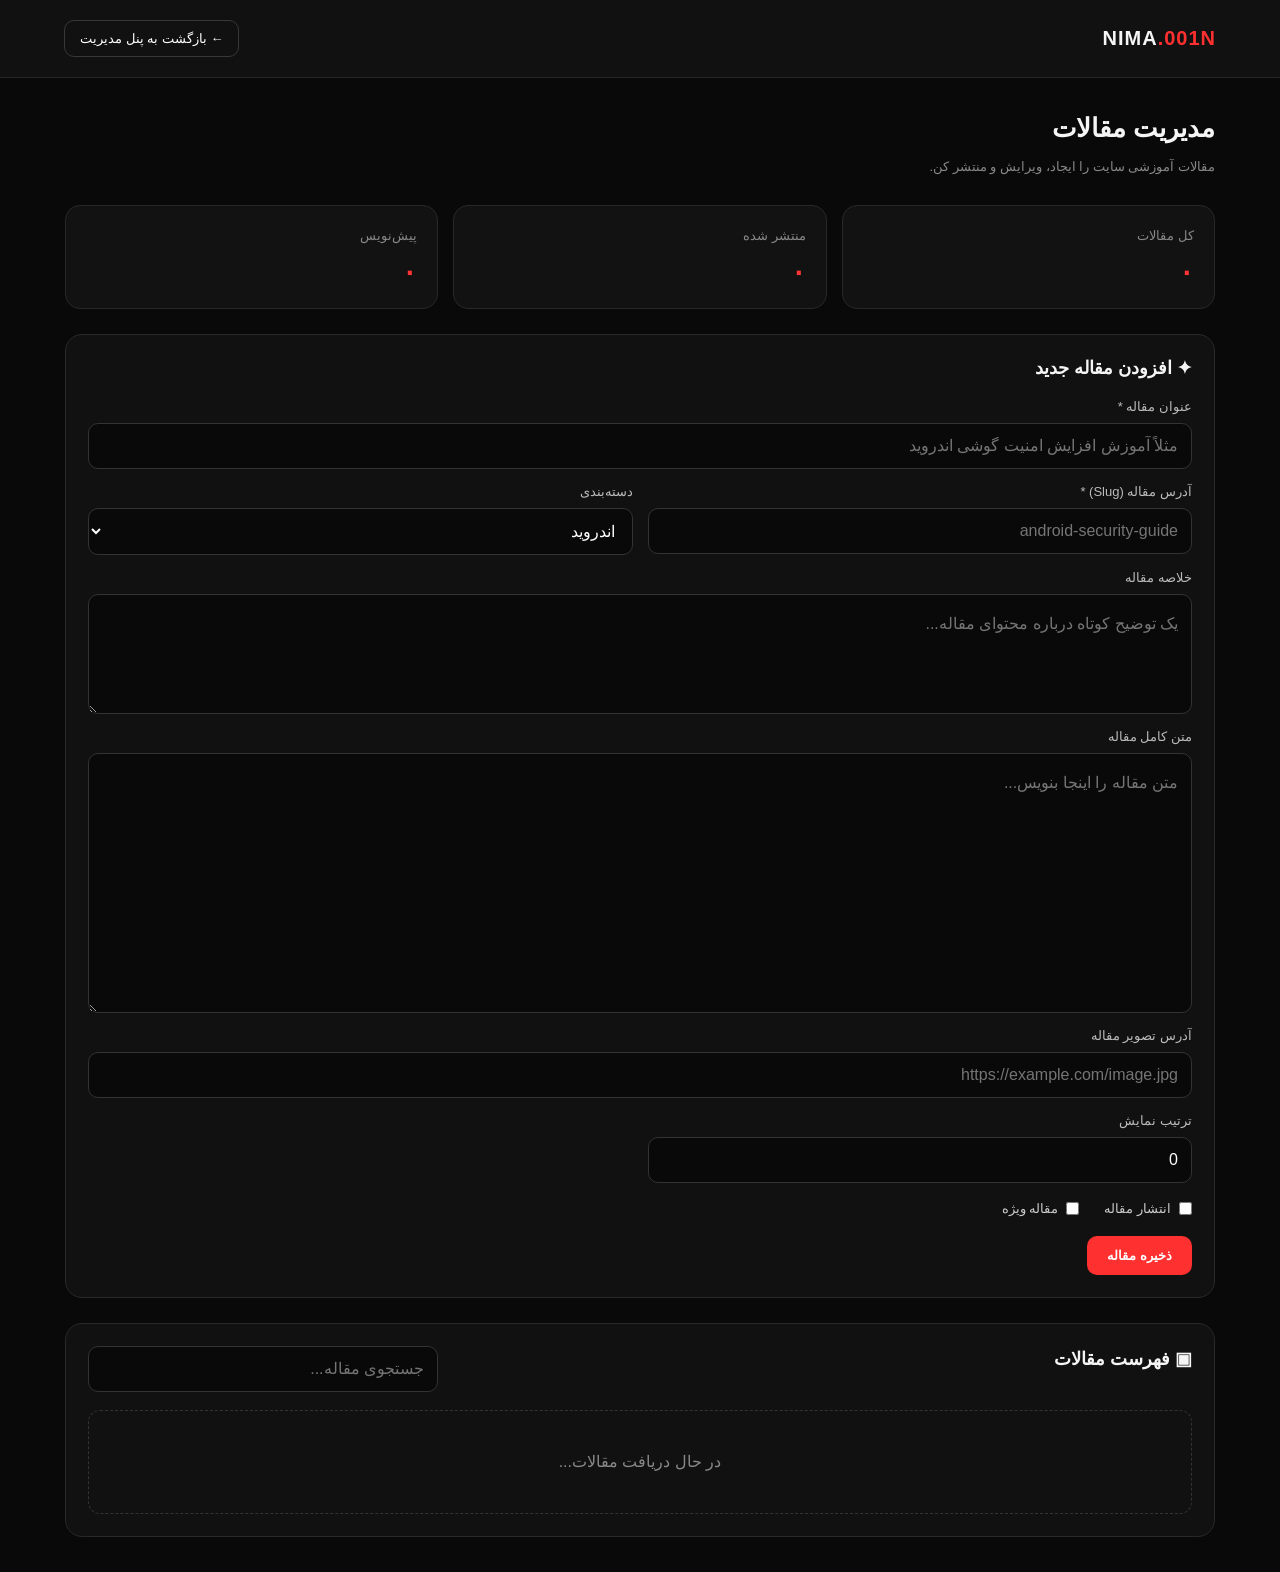
<file: admin/blog.html>
<!DOCTYPE html>
<html lang="fa" dir="rtl">
<head>
  <meta charset="UTF-8">
  <meta name="viewport" content="width=device-width, initial-scale=1.0">
  <meta name="theme-color" content="#090909">
  <title>مدیریت مقالات | NIMA.001N</title>

  <style>
    * {
      margin: 0;
      padding: 0;
      box-sizing: border-box;
    }

    body {
      font-family: Tahoma, Arial, sans-serif;
      background: #090909;
      color: #f5f5f5;
      min-height: 100vh;
    }

    button, input, textarea, select {
      font: inherit;
    }

    .topbar {
      padding: 20px 5%;
      background: #111;
      border-bottom: 1px solid #252525;
      display: flex;
      justify-content: space-between;
      align-items: center;
      gap: 15px;
      flex-wrap: wrap;
    }

    .brand {
      font-size: 20px;
      font-weight: bold;
      letter-spacing: 1px;
    }

    .brand span {
      color: #ff3030;
    }

    .back {
      color: #fff;
      text-decoration: none;
      border: 1px solid #383838;
      padding: 10px 15px;
      border-radius: 10px;
      font-size: 13px;
    }

    .back:hover {
      border-color: #ff3030;
    }

    .container {
      width: 92%;
      max-width: 1150px;
      margin: 35px auto;
    }

    .heading {
      margin-bottom: 25px;
    }

    .heading h1 {
      font-size: 26px;
      margin-bottom: 10px;
    }

    .heading p {
      color: #888;
      font-size: 13px;
      line-height: 2;
    }

    .stats {
      display: grid;
      grid-template-columns: repeat(3, 1fr);
      gap: 15px;
      margin-bottom: 25px;
    }

    .stat {
      background: #121212;
      border: 1px solid #282828;
      border-radius: 15px;
      padding: 20px;
    }

    .stat small {
      color: #888;
    }

    .stat strong {
      display: block;
      font-size: 27px;
      margin-top: 12px;
      color: #ff3434;
    }

    .panel {
      background: #111;
      border: 1px solid #292929;
      border-radius: 17px;
      padding: 22px;
      margin-bottom: 25px;
    }

    .panel h2 {
      font-size: 18px;
      margin-bottom: 20px;
    }

    .form-grid {
      display: grid;
      grid-template-columns: 1fr 1fr;
      gap: 15px;
    }

    .field {
      display: flex;
      flex-direction: column;
      gap: 9px;
    }

    .field.full {
      grid-column: 1 / -1;
    }

    label {
      font-size: 13px;
      color: #bbb;
    }

    input, textarea, select {
      width: 100%;
      background: #090909;
      border: 1px solid #333;
      color: white;
      border-radius: 10px;
      padding: 13px;
      outline: none;
    }

    input:focus, textarea:focus, select:focus {
      border-color: #ff3434;
    }

    textarea {
      resize: vertical;
      min-height: 120px;
      line-height: 2;
    }

    #content {
      min-height: 260px;
    }

    .checks {
      display: flex;
      gap: 25px;
      flex-wrap: wrap;
      margin-top: 18px;
    }

    .check {
      display: flex;
      align-items: center;
      gap: 8px;
      font-size: 13px;
      color: #ccc;
    }

    .check input {
      width: auto;
      accent-color: #ff3434;
    }

    .actions {
      display: flex;
      gap: 10px;
      flex-wrap: wrap;
      margin-top: 20px;
    }

    .btn {
      border: 0;
      padding: 12px 20px;
      border-radius: 10px;
      cursor: pointer;
      font-weight: bold;
      font-size: 13px;
    }

    .primary {
      background: #ff3030;
      color: white;
    }

    .primary:hover {
      background: #d91e1e;
    }

    .secondary {
      background: #292929;
      color: white;
    }

    .danger {
      background: #351515;
      color: #ff7777;
    }

    .btn:disabled {
      opacity: .5;
      cursor: not-allowed;
    }

    .toolbar {
      display: flex;
      gap: 12px;
      justify-content: space-between;
      align-items: center;
      flex-wrap: wrap;
      margin-bottom: 18px;
    }

    .toolbar input {
      max-width: 350px;
    }

    .posts {
      display: grid;
      gap: 13px;
    }

    .post {
      background: #0b0b0b;
      border: 1px solid #292929;
      border-radius: 13px;
      padding: 17px;
      display: flex;
      align-items: center;
      justify-content: space-between;
      gap: 15px;
      flex-wrap: wrap;
    }

    .post-info {
      flex: 1;
      min-width: 180px;
    }

    .post-info h3 {
      font-size: 15px;
      margin-bottom: 9px;
    }

    .post-info p {
      color: #888;
      font-size: 12px;
      line-height: 1.8;
    }

    .status {
      display: inline-block;
      font-size: 11px;
      padding: 6px 10px;
      border-radius: 20px;
      margin-top: 9px;
    }

    .published {
      background: #12321e;
      color: #73e99a;
    }

    .draft {
      background: #332716;
      color: #ffc56b;
    }

    .post-actions {
      display: flex;
      gap: 8px;
      flex-wrap: wrap;
    }

    .post-actions button {
      padding: 9px 12px;
      font-size: 12px;
    }

    .empty {
      text-align: center;
      color: #888;
      padding: 35px 10px;
      border: 1px dashed #333;
      border-radius: 12px;
      line-height: 2;
    }

    .message {
      display: none;
      padding: 13px;
      border-radius: 10px;
      margin-bottom: 15px;
      font-size: 13px;
      line-height: 1.8;
    }

    .message.error {
      display: block;
      background: #351515;
      color: #ff9999;
    }

    .message.success {
      display: block;
      background: #12321e;
      color: #8df0ad;
    }

    .hidden {
      display: none !important;
    }

    @media(max-width: 650px) {
      .stats {
        grid-template-columns: 1fr;
      }

      .form-grid {
        grid-template-columns: 1fr;
      }

      .field.full {
        grid-column: auto;
      }

      .heading h1 {
        font-size: 22px;
      }

      .post-actions {
        width: 100%;
      }

      .post-actions button {
        flex: 1;
      }
    }
  </style>
</head>

<body>

  <header class="topbar">
    <div class="brand">NIMA<span>.001N</span></div>
    <a href="index.html" class="back">← بازگشت به پنل مدیریت</a>
  </header>

  <main class="container">

    <div class="heading">
      <h1>مدیریت مقالات</h1>
      <p>مقالات آموزشی سایت را ایجاد، ویرایش و منتشر کن.</p>
    </div>

    <div id="message" class="message"></div>

    <section class="stats">
      <div class="stat">
        <small>کل مقالات</small>
        <strong id="totalCount">۰</strong>
      </div>

      <div class="stat">
        <small>منتشر شده</small>
        <strong id="publishedCount">۰</strong>
      </div>

      <div class="stat">
        <small>پیش‌نویس</small>
        <strong id="draftCount">۰</strong>
      </div>
    </section>

    <section class="panel" id="editorPanel">
      <h2 id="formTitle">✦ افزودن مقاله جدید</h2>

      <form id="postForm">

        <div class="form-grid">

          <div class="field full">
            <label for="title">عنوان مقاله *</label>
            <input id="title" required maxlength="180"
              placeholder="مثلاً آموزش افزایش امنیت گوشی اندروید">
          </div>

          <div class="field">
            <label for="slug">آدرس مقاله (Slug) *</label>
            <input id="slug" required maxlength="180"
              placeholder="android-security-guide">
          </div>

          <div class="field">
            <label for="category">دسته‌بندی</label>
            <select id="category">
              <option value="اندروید">اندروید</option>
              <option value="هوش مصنوعی">هوش مصنوعی</option>
              <option value="کامپیوتر">کامپیوتر</option>
              <option value="VPN">VPN</option>
              <option value="آموزش عمومی">آموزش عمومی</option>
            </select>
          </div>

          <div class="field full">
            <label for="summary">خلاصه مقاله</label>
            <textarea id="summary"
              placeholder="یک توضیح کوتاه درباره محتوای مقاله..."></textarea>
          </div>

          <div class="field full">
            <label for="content">متن کامل مقاله</label>
            <textarea id="content"
              placeholder="متن مقاله را اینجا بنویس..."></textarea>
          </div>

          <div class="field full">
            <label for="imageUrl">آدرس تصویر مقاله</label>
            <input id="imageUrl" type="url"
              placeholder="https://example.com/image.jpg">
          </div>

          <div class="field">
            <label for="sortOrder">ترتیب نمایش</label>
            <input id="sortOrder" type="number" value="0">
          </div>

        </div>

        <div class="checks">
          <label class="check">
            <input type="checkbox" id="isPublished">
            انتشار مقاله
          </label>

          <label class="check">
            <input type="checkbox" id="isFeatured">
            مقاله ویژه
          </label>
        </div>

        <div class="actions">
          <button type="submit" class="btn primary" id="saveBtn">
            ذخیره مقاله
          </button>

          <button type="button" class="btn secondary hidden"
            id="cancelBtn">
            لغو ویرایش
          </button>
        </div>

      </form>
    </section>

    <section class="panel">
      <div class="toolbar">
        <h2>▣ فهرست مقالات</h2>
        <input id="searchInput" placeholder="جستجوی مقاله...">
      </div>

      <div id="postsList" class="posts">
        <div class="empty">در حال دریافت مقالات...</div>
      </div>
    </section>

  </main>

  <script type="module">
    import { supabase } from "./supabase.js";

    const $ = id => document.getElementById(id);

    const form = $("postForm");
    const postsList = $("postsList");
    const message = $("message");
    const saveBtn = $("saveBtn");

    let posts = [];
    let editingId = null;

    function showMessage(text, type = "success") {
      message.textContent = text;
      message.className = "message " + type;

      window.scrollTo({ top: 0, behavior: "smooth" });

      setTimeout(() => {
        message.className = "message";
      }, 4500);
    }

    function escapeHTML(value = "") {
      return String(value).replace(/[&<>"']/g, char => ({
        "&": "&amp;",
        "<": "&lt;",
        ">": "&gt;",
        '"': "&quot;",
        "'": "&#039;"
      })[char]);
    }

    function updateStats() {
      $("totalCount").textContent = posts.length;
      $("publishedCount").textContent =
        posts.filter(p => p.is_published).length;
      $("draftCount").textContent =
        posts.filter(p => !p.is_published).length;
    }

    async function checkAdmin() {
      const { data: { session }, error } =
        await supabase.auth.getSession();

      if (error || !session) {
        location.href = "index.html";
        return false;
      }

      const { data, error: adminError } = await supabase
        .from("admin_users")
        .select("user_id")
        .eq("user_id", session.user.id)
        .maybeSingle();

      if (adminError || !data) {
        alert("دسترسی مدیریت برای این حساب تأیید نشد.");
        location.href = "index.html";
        return false;
      }

      return true;
    }

    async function loadPosts() {
      postsList.innerHTML =
        '<div class="empty">در حال دریافت مقالات...</div>';

      const { data, error } = await supabase
        .from("blog_posts")
        .select("*")
        .order("sort_order", { ascending: true })
        .order("created_at", { ascending: false });

      if (error) {
        postsList.innerHTML =
          '<div class="empty">خطا در دریافت مقالات: ' +
          escapeHTML(error.message) + '</div>';
        showMessage("دریافت مقالات ناموفق بود.", "error");
        return;
      }

      posts = data || [];
      updateStats();
      renderPosts();
    }

    function renderPosts() {
      const search = $("searchInput").value.trim().toLowerCase();

      const filtered = posts.filter(post =>
        (post.title || "").toLowerCase().includes(search) ||
        (post.category || "").toLowerCase().includes(search) ||
        (post.slug || "").toLowerCase().includes(search)
      );

      if (!filtered.length) {
        postsList.innerHTML =
          '<div class="empty">مقاله‌ای پیدا نشد.</div>';
        return;
      }

      postsList.innerHTML = filtered.map(post => `
        <article class="post">
          <div class="post-info">
            <h3>${escapeHTML(post.title)}</h3>
            <p>
              ${escapeHTML(post.category || "عمومی")}
              · ${escapeHTML(post.slug)}
            </p>
            <span class="status ${
              post.is_published ? "published" : "draft"
            }">
              ${post.is_published ? "منتشر شده" : "پیش‌نویس"}
            </span>
            ${post.is_featured ? '<span class="status published">ویژه</span>' : ""}
          </div>

          <div class="post-actions">
            <button class="btn secondary"
              data-action="edit" data-id="${post.id}">
              ویرایش
            </button>

            <button class="btn secondary"
              data-action="toggle" data-id="${post.id}">
              ${post.is_published ? "لغو انتشار" : "انتشار"}
            </button>

            <button class="btn danger"
              data-action="delete" data-id="${post.id}">
              حذف
            </button>
          </div>
        </article>
      `).join("");
    }

    function resetForm() {
      form.reset();
      editingId = null;

      $("sortOrder").value = 0;
      $("formTitle").textContent = "✦ افزودن مقاله جدید";
      saveBtn.textContent = "ذخیره مقاله";
      $("cancelBtn").classList.add("hidden");
    }

    function editPost(id) {
      const post = posts.find(p => p.id === id);
      if (!post) return;

      editingId = id;

      $("title").value = post.title || "";
      $("slug").value = post.slug || "";
      $("summary").value = post.summary || "";
      $("content").value = post.content || "";
      $("category").value = post.category || "عمومی";
      $("imageUrl").value = post.image_url || "";
      $("sortOrder").value = post.sort_order ?? 0;
      $("isPublished").checked = !!post.is_published;
      $("isFeatured").checked = !!post.is_featured;

      $("formTitle").textContent = "✎ ویرایش مقاله";
      saveBtn.textContent = "ذخیره تغییرات";
      $("cancelBtn").classList.remove("hidden");

      $("editorPanel").scrollIntoView({
        behavior: "smooth"
      });
    }

    form.addEventListener("submit", async event => {
      event.preventDefault();

      const title = $("title").value.trim();
      const slug = $("slug").value.trim();

      if (!title || !slug) {
        showMessage("عنوان و آدرس مقاله الزامی هستند.", "error");
        return;
      }

      const payload = {
        title,
        slug,
        summary: $("summary").value.trim(),
        content: $("content").value.trim(),
        category: $("category").value,
        image_url: $("imageUrl").value.trim(),
        sort_order: Number($("sortOrder").value) || 0,
        is_published: $("isPublished").checked,
        is_featured: $("isFeatured").checked,
        updated_at: new Date().toISOString()
      };

      saveBtn.disabled = true;
      saveBtn.textContent = "در حال ذخیره...";

      let result;

      if (editingId) {
        result = await supabase
          .from("blog_posts")
          .update(payload)
          .eq("id", editingId);
      } else {
        result = await supabase
          .from("blog_posts")
          .insert(payload);
      }

      saveBtn.disabled = false;
      saveBtn.textContent = editingId
        ? "ذخیره تغییرات"
        : "ذخیره مقاله";

      if (result.error) {
        showMessage(
          "خطا در ذخیره: " + result.error.message,
          "error"
        );
        return;
      }

      showMessage(
        editingId
          ? "مقاله با موفقیت ویرایش شد."
          : "مقاله جدید با موفقیت ثبت شد."
      );

      resetForm();
      await loadPosts();
    });

    postsList.addEventListener("click", async event => {
      const button = event.target.closest("button[data-action]");
      if (!button) return;

      const id = button.dataset.id;
      const action = button.dataset.action;
      const post = posts.find(p => p.id === id);

      if (!post) return;

      if (action === "edit") {
        editPost(id);
        return;
      }

      if (action === "delete") {
        if (!confirm(`مقاله «${post.title}» حذف شود؟`)) return;

        const { error } = await supabase
          .from("blog_posts")
          .delete()
          .eq("id", id);

        if (error) {
          showMessage("حذف مقاله ناموفق بود: " + error.message, "error");
          return;
        }

        if (editingId === id) resetForm();

        showMessage("مقاله حذف شد.");
        await loadPosts();
      }

      if (action === "toggle") {
        const { error } = await supabase
          .from("blog_posts")
          .update({
            is_published: !post.is_published,
            updated_at: new Date().toISOString()
          })
          .eq("id", id);

        if (error) {
          showMessage("تغییر وضعیت ناموفق بود: " + error.message, "error");
          return;
        }

        showMessage(
          post.is_published
            ? "مقاله از انتشار خارج شد."
            : "مقاله منتشر شد."
        );

        await loadPosts();
      }
    });

    $("cancelBtn").addEventListener("click", resetForm);
    $("searchInput").addEventListener("input", renderPosts);

    const allowed = await checkAdmin();

    if (allowed) {
      await loadPosts();
    }
  </script>

</body>
</html>
</file>
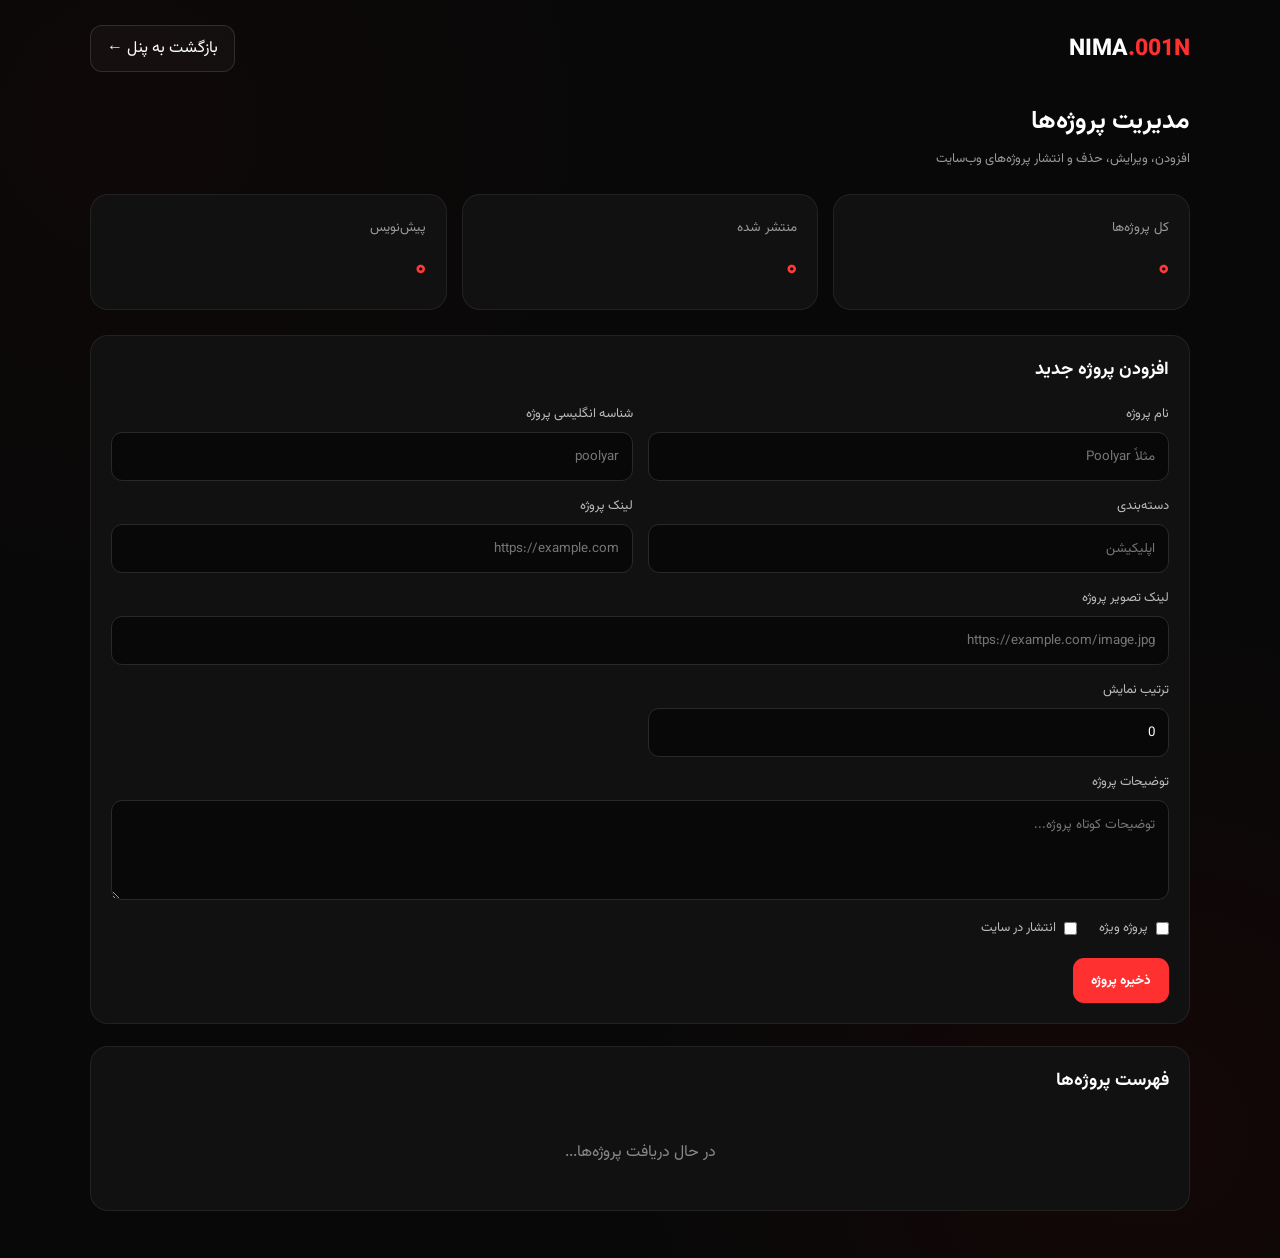
<file: admin/projects.html>
<!DOCTYPE html>
<html lang="fa" dir="rtl">
<head>
  <meta charset="UTF-8">
  <meta name="viewport" content="width=device-width, initial-scale=1.0">
  <title>مدیریت پروژه‌ها | NIMA.001N</title>

  <style>
    @import url('https://fonts.googleapis.com/css2?family=Vazirmatn:wght@400;500;600;700;800&display=swap');

    * {
      box-sizing: border-box;
      margin: 0;
      padding: 0;
    }

    body {
      font-family: 'Vazirmatn', sans-serif;
      background: #080808;
      color: #fff;
      min-height: 100vh;
      padding: 25px;
      background-image:
        radial-gradient(circle at 10% 10%, #3d080822, transparent 35%),
        radial-gradient(circle at 90% 90%, #65000022, transparent 35%);
    }

    .container {
      width: 100%;
      max-width: 1100px;
      margin: auto;
    }

    header {
      display: flex;
      justify-content: space-between;
      align-items: center;
      gap: 15px;
      flex-wrap: wrap;
      margin-bottom: 30px;
    }

    .brand {
      font-size: 23px;
      font-weight: 800;
    }

    .brand span {
      color: #ff3030;
    }

    .back {
      color: #fff;
      text-decoration: none;
      border: 1px solid #ffffff20;
      padding: 10px 16px;
      border-radius: 12px;
      background: #ffffff08;
    }

    h1 {
      font-size: 25px;
      margin-bottom: 8px;
    }

    .subtitle {
      color: #999;
      font-size: 13px;
      margin-bottom: 25px;
    }

    .stats {
      display: grid;
      grid-template-columns: repeat(3, 1fr);
      gap: 15px;
      margin-bottom: 25px;
    }

    .stat, .panel {
      background: #111;
      border: 1px solid #ffffff12;
      border-radius: 18px;
      padding: 20px;
    }

    .stat small {
      color: #999;
    }

    .stat strong {
      display: block;
      font-size: 26px;
      margin-top: 8px;
      color: #ff3939;
    }

    .panel {
      margin-bottom: 22px;
    }

    .panel h2 {
      font-size: 18px;
      margin-bottom: 20px;
    }

    .form-grid {
      display: grid;
      grid-template-columns: repeat(2, 1fr);
      gap: 15px;
    }

    .field {
      display: flex;
      flex-direction: column;
      gap: 8px;
    }

    .field.full {
      grid-column: 1 / -1;
    }

    label {
      color: #bbb;
      font-size: 13px;
    }

    input, textarea, select {
      width: 100%;
      background: #080808;
      color: #fff;
      border: 1px solid #292929;
      border-radius: 11px;
      padding: 13px;
      outline: none;
      font-family: inherit;
    }

    input:focus, textarea:focus, select:focus {
      border-color: #ff3030;
    }

    textarea {
      resize: vertical;
      min-height: 100px;
    }

    .checks {
      display: flex;
      gap: 22px;
      flex-wrap: wrap;
      margin-top: 18px;
      color: #ccc;
      font-size: 13px;
    }

    .checks label {
      display: flex;
      align-items: center;
      gap: 8px;
      cursor: pointer;
    }

    .checks input {
      width: auto;
      accent-color: #ff3030;
    }

    button {
      border: none;
      cursor: pointer;
      font-family: inherit;
      font-weight: 700;
      border-radius: 11px;
      padding: 12px 18px;
    }

    .save {
      background: #ff3030;
      color: white;
      margin-top: 20px;
    }

    .cancel {
      background: #292929;
      color: white;
      margin-right: 8px;
    }

    .projects {
      display: grid;
      gap: 12px;
    }

    .project {
      background: #0b0b0b;
      border: 1px solid #ffffff12;
      border-radius: 14px;
      padding: 17px;
      display: flex;
      justify-content: space-between;
      align-items: center;
      gap: 15px;
      flex-wrap: wrap;
    }

    .project h3 {
      font-size: 16px;
      margin-bottom: 7px;
    }

    .project p {
      color: #999;
      font-size: 12px;
    }

    .status {
      display: inline-block;
      margin-top: 8px;
      font-size: 11px;
      color: #ff7777;
    }

    .actions {
      display: flex;
      gap: 7px;
      flex-wrap: wrap;
    }

    .actions button {
      font-size: 12px;
      padding: 9px 12px;
      background: #222;
      color: #fff;
    }

    .actions .delete {
      background: #4b1111;
      color: #ff7777;
    }

    .empty {
      color: #888;
      text-align: center;
      padding: 25px;
    }

    #message {
      display: none;
      padding: 12px;
      border-radius: 10px;
      margin-bottom: 15px;
      font-size: 13px;
      background: #222;
    }

    @media (max-width: 650px) {
      body {
        padding: 15px;
      }

      .stats {
        grid-template-columns: 1fr;
      }

      .form-grid {
        grid-template-columns: 1fr;
      }

      h1 {
        font-size: 21px;
      }
    }
  </style>
</head>

<body>
  <div class="container">

    <header>
      <div class="brand">NIMA<span>.001N</span></div>
      <a class="back" href="index.html">بازگشت به پنل ←</a>
    </header>

    <h1>مدیریت پروژه‌ها</h1>
    <p class="subtitle">افزودن، ویرایش، حذف و انتشار پروژه‌های وب‌سایت</p>

    <div id="message"></div>

    <section class="stats">
      <div class="stat">
        <small>کل پروژه‌ها</small>
        <strong id="totalCount">۰</strong>
      </div>
      <div class="stat">
        <small>منتشر شده</small>
        <strong id="publishedCount">۰</strong>
      </div>
      <div class="stat">
        <small>پیش‌نویس</small>
        <strong id="draftCount">۰</strong>
      </div>
    </section>

    <section class="panel">
      <h2 id="formTitle">افزودن پروژه جدید</h2>

      <form id="projectForm">
        <input type="hidden" id="projectId">

        <div class="form-grid">

          <div class="field">
            <label for="title">نام پروژه</label>
            <input id="title" required placeholder="مثلاً Poolyar">
          </div>

          <div class="field">
            <label for="slug">شناسه انگلیسی پروژه</label>
            <input id="slug" required placeholder="poolyar">
          </div>

          <div class="field">
            <label for="category">دسته‌بندی</label>
            <input id="category" placeholder="اپلیکیشن">
          </div>

          <div class="field">
            <label for="project_url">لینک پروژه</label>
            <input id="project_url" type="url" placeholder="https://example.com">
          </div>

          <div class="field full">
            <label for="image_url">لینک تصویر پروژه</label>
            <input id="image_url" type="url" placeholder="https://example.com/image.jpg">
          </div>

          <div class="field">
            <label for="sort_order">ترتیب نمایش</label>
            <input id="sort_order" type="number" value="0">
          </div>

          <div class="field full">
            <label for="description">توضیحات پروژه</label>
            <textarea id="description" placeholder="توضیحات کوتاه پروژه..."></textarea>
          </div>

        </div>

        <div class="checks">
          <label>
            <input type="checkbox" id="is_featured">
            پروژه ویژه
          </label>

          <label>
            <input type="checkbox" id="is_published">
            انتشار در سایت
          </label>
        </div>

        <button class="save" type="submit" id="saveButton">
          ذخیره پروژه
        </button>

        <button class="cancel" type="button" id="cancelButton" hidden>
          لغو ویرایش
        </button>
      </form>
    </section>

    <section class="panel">
      <h2>فهرست پروژه‌ها</h2>
      <div class="projects" id="projectsList">
        <div class="empty">در حال دریافت پروژه‌ها...</div>
      </div>
    </section>

  </div>

  <script type="module">
    import { supabase } from "./supabase.js";

    const $ = (id) => document.getElementById(id);

    const form = $("projectForm");
    const list = $("projectsList");
    const message = $("message");

    let currentUser = null;

    function showMessage(text, error = false) {
      message.textContent = text;
      message.style.display = "block";
      message.style.color = error ? "#ff7777" : "#8dffb0";

      setTimeout(() => {
        message.style.display = "none";
      }, 4000);
    }

    async function checkAdmin() {
      const { data: sessionData, error: sessionError } =
        await supabase.auth.getSession();

      if (sessionError || !sessionData.session) {
        location.href = "index.html";
        return false;
      }

      currentUser = sessionData.session.user;

      const { data, error } = await supabase
        .from("admin_users")
        .select("user_id")
        .eq("user_id", currentUser.id)
        .maybeSingle();

      if (error || !data) {
        showMessage("دسترسی مدیریت تأیید نشد.", true);
        return false;
      }

      return true;
    }

    async function loadProjects() {
      const { data, error } = await supabase
        .from("projects")
        .select("*")
        .order("sort_order", { ascending: true })
        .order("created_at", { ascending: false });

      if (error) {
        list.innerHTML = '<div class="empty">خطا در دریافت پروژه‌ها</div>';
        showMessage(error.message, true);
        return;
      }

      const projects = data || [];

      $("totalCount").textContent = projects.length;
      $("publishedCount").textContent =
        projects.filter(p => p.is_published).length;
      $("draftCount").textContent =
        projects.filter(p => !p.is_published).length;

      if (!projects.length) {
        list.innerHTML = '<div class="empty">هنوز پروژه‌ای ثبت نشده است.</div>';
        return;
      }

      list.innerHTML = projects.map(project => `
        <article class="project">
          <div>
            <h3>${escapeHTML(project.title)}</h3>
            <p>${escapeHTML(project.category || "عمومی")} · ${escapeHTML(project.slug)}</p>
            <span class="status">
              ${project.is_published ? "منتشر شده" : "پیش‌نویس"}
              ${project.is_featured ? " · ویژه" : ""}
            </span>
          </div>

          <div class="actions">
            <button data-edit="${project.id}">ویرایش</button>
            <button data-toggle="${project.id}">
              ${project.is_published ? "لغو انتشار" : "انتشار"}
            </button>
            <button class="delete" data-delete="${project.id}">حذف</button>
          </div>
        </article>
      `).join("");

      list.querySelectorAll("[data-edit]").forEach(button => {
        button.addEventListener("click", () => {
          const project = projects.find(p => p.id === button.dataset.edit);
          if (project) fillForm(project);
        });
      });

      list.querySelectorAll("[data-toggle]").forEach(button => {
        button.addEventListener("click", () => {
          togglePublish(button.dataset.toggle, projects);
        });
      });

      list.querySelectorAll("[data-delete]").forEach(button => {
        button.addEventListener("click", () => {
          deleteProject(button.dataset.delete);
        });
      });
    }

    function escapeHTML(value = "") {
      return String(value).replace(/[&<>"']/g, char => ({
        "&": "&amp;",
        "<": "&lt;",
        ">": "&gt;",
        '"': "&quot;",
        "'": "&#039;"
      })[char]);
    }

    function fillForm(project) {
      $("projectId").value = project.id;
      $("title").value = project.title || "";
      $("slug").value = project.slug || "";
      $("category").value = project.category || "";
      $("project_url").value = project.project_url || "";
      $("image_url").value = project.image_url || "";
      $("description").value = project.description || "";
      $("sort_order").value = project.sort_order ?? 0;
      $("is_featured").checked = !!project.is_featured;
      $("is_published").checked = !!project.is_published;

      $("formTitle").textContent = "ویرایش پروژه";
      $("saveButton").textContent = "ذخیره تغییرات";
      $("cancelButton").hidden = false;

      window.scrollTo({ top: 0, behavior: "smooth" });
    }

    function resetForm() {
      form.reset();
      $("projectId").value = "";
      $("sort_order").value = 0;
      $("formTitle").textContent = "افزودن پروژه جدید";
      $("saveButton").textContent = "ذخیره پروژه";
      $("cancelButton").hidden = true;
    }

    form.addEventListener("submit", async event => {
      event.preventDefault();

      const id = $("projectId").value;

      const project = {
        title: $("title").value.trim(),
        slug: $("slug").value.trim(),
        category: $("category").value.trim() || "عمومی",
        project_url: $("project_url").value.trim(),
        image_url: $("image_url").value.trim(),
        description: $("description").value.trim(),
        sort_order: Number($("sort_order").value) || 0,
        is_featured: $("is_featured").checked,
        is_published: $("is_published").checked,
        updated_at: new Date().toISOString()
      };

      if (!project.title || !project.slug) {
        showMessage("نام و شناسه پروژه الزامی است.", true);
        return;
      }

      $("saveButton").disabled = true;

      const result = id
        ? await supabase.from("projects").update(project).eq("id", id)
        : await supabase.from("projects").insert(project);

      $("saveButton").disabled = false;

      if (result.error) {
        showMessage("خطا: " + result.error.message, true);
        return;
      }

      showMessage(id ? "پروژه ویرایش شد." : "پروژه ثبت شد.");
      resetForm();
      await loadProjects();
    });

    async function togglePublish(id, projects) {
      const project = projects.find(p => p.id === id);
      if (!project) return;

      const { error } = await supabase
        .from("projects")
        .update({
          is_published: !project.is_published,
          updated_at: new Date().toISOString()
        })
        .eq("id", id);

      if (error) {
        showMessage(error.message, true);
        return;
      }

      showMessage("وضعیت انتشار تغییر کرد.");
      await loadProjects();
    }

    async function deleteProject(id) {
      if (!confirm("از حذف این پروژه مطمئن هستی؟")) return;

      const { error } = await supabase
        .from("projects")
        .delete()
        .eq("id", id);

      if (error) {
        showMessage(error.message, true);
        return;
      }

      showMessage("پروژه حذف شد.");
      resetForm();
      await loadProjects();
    }

    $("cancelButton").addEventListener("click", resetForm);

    if (await checkAdmin()) {
      await loadProjects();
    }
  </script>
</body>
</html>
</file>
<file: style.css>
/* =========================================
   NIMA.001N — GLOBAL RESPONSIVE DESIGN
   ========================================= */

@import url('https://fonts.googleapis.com/css2?family=Vazirmatn:wght@300;400;500;600;700;800;900&display=swap');

:root {
  --bg: #08080c;
  --bg-soft: #101016;
  --red: #ff294d;
  --red-light: #ff526e;
  --text: #f5f5f8;
  --muted: #9999a8;
  --glass: rgba(255,255,255,.045);
  --border: rgba(255,255,255,.09);
  --radius: 22px;
  --container: 1180px;
}

* {
  margin: 0;
  padding: 0;
  box-sizing: border-box;
}

html {
  width: 100%;
  max-width: 100%;
  scroll-behavior: smooth;
  scroll-padding-top: 100px;
  overflow-x: clip;
}

body {
  width: 100%;
  max-width: 100%;
  min-width: 0;
  min-height: 100vh;
  background: var(--bg);
  color: var(--text);
  font-family: 'Vazirmatn', Tahoma, sans-serif;
  overflow-x: clip;
}

body.menu-open {
  overflow: hidden;
}

img, video, iframe {
  max-width: 100%;
}

button, input, textarea, select {
  font: inherit;
}

a {
  color: inherit;
  text-decoration: none;
}

::selection {
  background: var(--red);
  color: white;
}

/* BACKGROUND */

.background-grid {
  position: fixed;
  inset: 0;
  pointer-events: none;
  z-index: -3;
  opacity: .13;
  background-image:
    linear-gradient(rgba(255,255,255,.045) 1px, transparent 1px),
    linear-gradient(90deg, rgba(255,255,255,.045) 1px, transparent 1px);
  background-size: 55px 55px;
  mask-image: linear-gradient(to bottom, black, transparent 85%);
}

.page-glow {
  position: fixed;
  width: 480px;
  height: 480px;
  border-radius: 50%;
  filter: blur(130px);
  pointer-events: none;
  z-index: -2;
  opacity: .13;
}

.glow-one {
  background: #ff123f;
  top: -230px;
  right: -170px;
}

.glow-two {
  background: #7c173b;
  bottom: -240px;
  left: -200px;
}

/* COMMON */

.section-container {
  width: min(var(--container), calc(100% - 48px));
  max-width: 100%;
  min-width: 0;
  margin-inline: auto;
}

.section-index {
  display: inline-block;
  color: var(--red-light);
  font-size: 11px;
  letter-spacing: 2px;
  direction: ltr;
  margin-bottom: 12px;
}

.section-heading {
  margin-bottom: 35px;
}

.section-heading h2 {
  font-size: clamp(25px, 4vw, 37px);
  font-weight: 800;
  line-height: 1.6;
}

.section-heading p {
  color: var(--muted);
  font-size: 14px;
  margin-top: 8px;
  line-height: 2;
}

/* HEADER */

.main-header {
  width: min(1320px, calc(100% - 48px));
  max-width: calc(100% - 28px);
  height: 78px;
  position: sticky;
  top: 14px;
  z-index: 100;
  margin: 14px auto 0;
  padding: 0 27px;
  display: flex;
  align-items: center;
  justify-content: space-between;
  gap: 20px;
  border: 1px solid var(--border);
  border-radius: 19px;
  background: rgba(15,15,22,.85);
  backdrop-filter: blur(22px);
  -webkit-backdrop-filter: blur(22px);
  box-shadow: 0 10px 40px rgba(0,0,0,.2);
}

.logo {
  flex-shrink: 0;
  font-family: Arial, sans-serif;
  font-size: 22px;
  font-weight: 900;
  letter-spacing: -1px;
  direction: ltr;
  white-space: nowrap;
}

.logo span {
  color: var(--red);
}

.desktop-nav {
  display: flex;
  align-items: center;
  gap: 28px;
}

.desktop-nav a {
  color: #b9b9c5;
  font-size: 13px;
  white-space: nowrap;
  transition: .3s;
  position: relative;
}

.desktop-nav a::after {
  content: "";
  position: absolute;
  width: 0;
  height: 2px;
  background: var(--red);
  bottom: -9px;
  right: 0;
  transition: .3s;
  border-radius: 10px;
}

.desktop-nav a:hover,
.desktop-nav a.active {
  color: white;
}

.desktop-nav a:hover::after,
.desktop-nav a.active::after {
  width: 100%;
}

.header-contact {
  color: white;
  font-size: 12px;
  border: 1px solid rgba(255,41,77,.5);
  padding: 10px 17px;
  border-radius: 30px;
  background: rgba(255,41,77,.08);
  transition: .3s;
}

.header-contact:hover {
  background: rgba(255,41,77,.2);
}

/* MENU BUTTON */

.menu-toggle,
.menu-close {
  display: none;
}

/* HERO */

.hero {
  min-height: 690px;
  display: grid;
  grid-template-columns: minmax(0, 1fr) minmax(0, 1fr);
  align-items: center;
  gap: 40px;
  padding-top: 65px;
  padding-bottom: 55px;
  position: relative;
}

.hero-content {
  min-width: 0;
  position: relative;
  z-index: 2;
}

.hero-eyebrow {
  display: inline-flex;
  align-items: center;
  gap: 10px;
  padding: 9px 15px;
  background: rgba(255,255,255,.045);
  border: 1px solid var(--border);
  border-radius: 30px;
  color: #c8c8d1;
  font-size: 11px;
  margin-bottom: 35px;
}

.status-dot {
  width: 7px;
  height: 7px;
  display: inline-block;
  flex-shrink: 0;
  border-radius: 50%;
  background: #ff3157;
  box-shadow: 0 0 12px #ff3157;
  animation: pulse-dot 2s infinite;
}

@keyframes pulse-dot {
  50% {
    opacity: .4;
    box-shadow: 0 0 3px #ff3157;
  }
}

.hero-overline {
  color: var(--red-light);
  font-size: 10px;
  letter-spacing: 3px;
  direction: ltr;
  text-align: right;
  margin-bottom: 12px;
}

.hero-title {
  font-family: Arial, sans-serif;
  direction: ltr;
  text-align: right;
  font-size: clamp(48px, 7vw, 82px);
  font-weight: 900;
  letter-spacing: -5px;
  line-height: 1.2;
  overflow-wrap: anywhere;
  text-shadow: 0 0 45px rgba(255,41,77,.12);
}

.hero-title span {
  color: var(--red);
}

.hero-subtitle {
  margin-top: 22px;
  font-size: clamp(20px, 3vw, 29px);
  font-weight: 700;
  line-height: 1.8;
}

.hero-subtitle span {
  display: block;
  color: var(--red-light);
}

.hero-description {
  color: #a6a6b2;
  font-size: 14px;
  line-height: 2.5;
  margin-top: 20px;
  max-width: 570px;
  overflow-wrap: break-word;
}

.hero-meta {
  display: flex;
  align-items: center;
  flex-wrap: wrap;
  gap: 12px;
  margin-top: 27px;
  direction: ltr;
  color: #777785;
  font-size: 9px;
  letter-spacing: 1.4px;
}

.hero-meta i {
  width: 4px;
  height: 4px;
  flex-shrink: 0;
  border-radius: 50%;
  background: var(--red);
}

/* 3D PORTAL */

.hero-visual {
  min-width: 0;
  min-height: 510px;
  position: relative;
  display: grid;
  place-items: center;
  perspective: 1100px;
  isolation: isolate;
}

.portal-aura {
  position: absolute;
  width: 370px;
  height: 370px;
  max-width: 100%;
  background: radial-gradient(circle,rgba(255,25,65,.24),rgba(255,25,65,.06) 45%,transparent 72%);
  filter: blur(20px);
  animation: aura-breathe 5s ease-in-out infinite;
}

@keyframes aura-breathe {
  50% {
    transform: scale(1.2);
    opacity: .6;
  }
}

.portal {
  position: absolute;
  border-radius: 50%;
  transform-style: preserve-3d;
  pointer-events: none;
}

.portal-back {
  width: 365px;
  height: 365px;
  border: 1px solid rgba(255,40,80,.2);
  box-shadow: 0 0 45px rgba(255,20,60,.12), inset 0 0 40px rgba(255,20,60,.08);
  transform: rotateX(67deg) rotateZ(-25deg);
  animation: portal-back-spin 18s linear infinite;
}

.portal-middle {
  width: 310px;
  height: 310px;
  border: 2px solid rgba(255,50,85,.55);
  border-top-color: white;
  border-bottom-color: rgba(255,50,85,.1);
  box-shadow: 0 0 18px rgba(255,30,70,.4), inset 0 0 20px rgba(255,30,70,.2);
  transform: rotateY(68deg) rotateX(25deg);
  animation: portal-middle-spin 10s linear infinite;
}

.portal-front {
  width: 270px;
  height: 270px;
  border: 1px solid rgba(255,100,125,.6);
  background: linear-gradient(135deg,rgba(255,255,255,.06),rgba(255,30,70,.05),rgba(255,255,255,.015));
  box-shadow: 0 0 35px rgba(255,25,65,.3), inset 0 0 45px rgba(255,25,65,.14);
  backdrop-filter: blur(3px);
  transform: rotateX(60deg) rotateZ(35deg);
  animation: portal-front-spin 14s linear infinite;
}

@keyframes portal-back-spin {
  to { transform: rotateX(67deg) rotateZ(335deg); }
}

@keyframes portal-middle-spin {
  to { transform: rotateY(68deg) rotateX(25deg) rotateZ(360deg); }
}

@keyframes portal-front-spin {
  to { transform: rotateX(60deg) rotateZ(395deg); }
}

.portal-core {
  width: 165px;
  height: 165px;
  position: absolute;
  display: grid;
  place-items: center;
  border-radius: 50%;
  background: radial-gradient(circle at 35% 25%,rgba(255,255,255,.32),transparent 17%),radial-gradient(circle at 50% 50%,#ff496b 0%,#9e092b 35%,#250611 72%,#08080c 100%);
  border: 1px solid rgba(255,170,185,.7);
  box-shadow: 0 0 35px rgba(255,30,70,.65),0 0 90px rgba(255,20,65,.38),inset -12px -15px 30px rgba(0,0,0,.8),inset 5px 5px 20px rgba(255,255,255,.18);
  animation: core-float 5s ease-in-out infinite;
  z-index: 4;
}

@keyframes core-float {
  50% { transform: translateY(-15px) scale(1.04); }
}

.core-inner {
  display: flex;
  flex-direction: column;
  align-items: center;
  justify-content: center;
  font-family: Arial, sans-serif;
  direction: ltr;
  text-shadow: 0 0 20px rgba(255,255,255,.5);
}

.core-inner span {
  font-size: 74px;
  font-weight: 900;
  line-height: .9;
  color: white;
}

.core-inner small {
  margin-top: 7px;
  color: #ffd2dc;
  font-size: 11px;
  letter-spacing: 4px;
}

.portal-particle {
  position: absolute;
  width: 6px;
  height: 6px;
  background: #ff6680;
  border-radius: 50%;
  box-shadow: 0 0 15px 4px rgba(255,40,80,.7);
}

.particle-one { top: 18%; left: 24%; animation: particle-float 4s infinite; }
.particle-two { top: 29%; right: 15%; width: 4px; height: 4px; animation: particle-float 5s infinite reverse; }
.particle-three { bottom: 23%; left: 20%; animation: particle-float 6s infinite; }
.particle-four { bottom: 16%; right: 23%; width: 3px; height: 3px; animation: particle-float 4.5s infinite reverse; }
.particle-five { top: 48%; right: 7%; width: 5px; height: 5px; animation: particle-float 3.5s infinite; }

@keyframes particle-float {
  50% { transform: translateY(-22px) scale(1.6); opacity: .4; }
}

.floating-glass {
  position: absolute;
  z-index: 5;
  padding: 12px 16px;
  border-radius: 12px;
  background: rgba(18,18,26,.65);
  border: 1px solid rgba(255,255,255,.13);
  backdrop-filter: blur(15px);
  -webkit-backdrop-filter: blur(15px);
  box-shadow: 0 10px 30px rgba(0,0,0,.25);
  color: #dddde6;
  font-size: 9px;
  letter-spacing: 1.5px;
  direction: ltr;
  animation: label-float 5s ease-in-out infinite;
}

.floating-glass span:not(.status-dot) {
  color: var(--red-light);
  margin-right: 8px;
}

.glass-top { top: 18%; right: 0; }

.glass-bottom {
  bottom: 17%;
  left: 0;
  display: flex;
  align-items: center;
  gap: 9px;
  animation-delay: -2s;
}

@keyframes label-float {
  50% { transform: translateY(-10px); }
}

/* HERO BOTTOM */

.hero-bottom-line {
  position: absolute;
  bottom: 8px;
  right: 0;
  left: 0;
  display: flex;
  justify-content: space-between;
  align-items: center;
  gap: 8px;
  border-top: 1px solid rgba(255,255,255,.07);
  padding-top: 17px;
  color: #777785;
  font-size: 9px;
  letter-spacing: 1.4px;
  direction: ltr;
}

.scroll-symbol {
  color: var(--red);
  font-size: 20px;
  animation: scroll-down 1.5s infinite;
}

@keyframes scroll-down {
  50% { transform: translateY(6px); }
}

/* ABOUT */

.about-site {
  padding-top: 100px;
  padding-bottom: 80px;
}

.about-glass {
  position: relative;
  overflow: hidden;
  padding: 42px;
  border-radius: var(--radius);
  border: 1px solid var(--border);
  background: linear-gradient(130deg,rgba(255,255,255,.065),rgba(255,255,255,.018));
  backdrop-filter: blur(18px);
}

.about-decoration {
  position: absolute;
  left: 30px;
  bottom: -60px;
  font-family: Arial, sans-serif;
  font-size: 220px;
  font-weight: 900;
  color: rgba(255,255,255,.025);
  direction: ltr;
  pointer-events: none;
}

.about-content {
  position: relative;
  max-width: 850px;
}

.about-content h3 {
  font-size: clamp(20px,3vw,27px);
  margin-bottom: 20px;
  line-height: 1.8;
}

.about-content p {
  color: #aaaab7;
  font-size: 14px;
  line-height: 2.6;
  margin-top: 12px;
}

/* TRAINING PAGE */

.training-page {
  padding-top: 85px;
  padding-bottom: 110px;
}

.training-header {
  text-align: center;
  max-width: 750px;
  margin: 0 auto 65px;
}

.training-header h1 {
  font-size: clamp(34px,6vw,55px);
  font-weight: 900;
  margin-bottom: 15px;
}

.training-header p {
  color: var(--muted);
  font-size: 14px;
  line-height: 2.3;
}

.training-empty {
  max-width: 760px;
  margin: auto;
  padding: 65px 30px;
  text-align: center;
  border: 1px solid var(--border);
  border-radius: var(--radius);
  background: linear-gradient(135deg,rgba(255,255,255,.055),rgba(255,255,255,.015));
}

.training-empty-icon {
  width: 85px;
  height: 85px;
  display: grid;
  place-items: center;
  margin: 0 auto 25px;
  border: 1px solid rgba(255,41,77,.35);
  border-radius: 24px;
  background: rgba(255,41,77,.08);
  color: var(--red-light);
  font-size: 38px;
}

.training-empty h2 {
  font-size: clamp(19px,4vw,26px);
  margin-bottom: 15px;
}

.training-empty p {
  color: var(--muted);
  font-size: 13px;
  line-height: 2.4;
  max-width: 520px;
  margin: auto;
}

.training-status {
  display: inline-flex;
  align-items: center;
  gap: 9px;
  margin-top: 28px;
  padding: 9px 15px;
  border: 1px solid rgba(255,41,77,.2);
  border-radius: 30px;
  color: #e5a1ad;
  font-size: 9px;
  letter-spacing: 1.4px;
  direction: ltr;
}

.training-status i {
  width: 6px;
  height: 6px;
  border-radius: 50%;
  background: var(--red);
}

/* BLOG */

.blog-section {
  padding-top: 75px;
  padding-bottom: 90px;
}

.blog-grid {
  display: grid;
  grid-template-columns: repeat(3,minmax(0,1fr));
  gap: 22px;
}

.blog-card {
  min-width: 0;
  display: block;
  overflow: hidden;
  border-radius: var(--radius);
  border: 1px solid var(--border);
  background: rgba(255,255,255,.025);
  transition: .35s;
}

.blog-card:hover {
  transform: translateY(-8px);
  border-color: rgba(255,41,77,.45);
}

.blog-image {
  height: 205px;
  position: relative;
  overflow: hidden;
  display: grid;
  place-items: center;
  background: #141017;
}

.blog-image::before,
.blog-image::after {
  content: "";
  position: absolute;
  border-radius: 50%;
  border: 1px solid rgba(255,80,110,.3);
  width: 180px;
  height: 180px;
  box-shadow: 0 0 35px rgba(255,30,70,.12);
  transition: .6s;
}

.blog-image::after {
  width: 125px;
  height: 125px;
  border-color: rgba(255,255,255,.16);
}

.blog-card:hover .blog-image::before { transform: rotate(45deg) scale(1.2); }
.blog-card:hover .blog-image::after { transform: rotate(-35deg) scale(1.15); }

.blog-image-ai {
  background: radial-gradient(circle at center,rgba(110,15,45,.7),transparent 65%),#100b12;
}

.blog-image-android {
  background: radial-gradient(circle at center,rgba(20,90,55,.35),transparent 65%),#0c1210;
}

.blog-image-tech {
  background: radial-gradient(circle at center,rgba(35,50,100,.4),transparent 65%),#0c0e16;
}

.blog-image-label {
  position: absolute;
  top: 15px;
  left: 15px;
  z-index: 2;
  color: rgba(255,255,255,.65);
  font-size: 8px;
  letter-spacing: 1.5px;
  direction: ltr;
}

.blog-image-symbol {
  position: relative;
  z-index: 2;
  color: white;
  font-family: Arial,sans-serif;
  font-size: 36px;
  font-weight: 900;
  text-shadow: 0 0 25px rgba(255,50,90,.8);
  direction: ltr;
}

.blog-card-content { padding: 23px; }
.blog-category { color: var(--red-light); font-size: 11px; }

.blog-card-content h3 {
  font-size: 16px;
  line-height: 1.9;
  margin-top: 10px;
}

.blog-card-content p {
  color: var(--muted);
  font-size: 12px;
  line-height: 2.2;
  margin-top: 10px;
}

.blog-read {
  display: block;
  color: #f4a2b0;
  font-size: 11px;
  margin-top: 20px;
}

/* CATEGORIES */

.categories-section {
  padding-top: 70px;
  padding-bottom: 110px;
}

.category-grid {
  display: grid;
  grid-template-columns: repeat(3,minmax(0,1fr));
  gap: 20px;
}

.category-card {
  min-width: 0;
  min-height: 205px;
  position: relative;
  overflow: hidden;
  padding: 28px;
  border-radius: var(--radius);
  border: 1px solid var(--border);
  background: linear-gradient(145deg,rgba(255,255,255,.055),rgba(255,255,255,.015));
  transition: .35s;
}

.category-card::before {
  content: "";
  position: absolute;
  width: 130px;
  height: 130px;
  left: -60px;
  bottom: -65px;
  border-radius: 50%;
  background: rgba(255,30,70,.12);
  filter: blur(35px);
}

.category-card:hover {
  border-color: rgba(255,41,77,.5);
  transform: translateY(-6px);
}

.category-number {
  position: absolute;
  top: 20px;
  left: 23px;
  color: #646471;
  font-size: 11px;
  direction: ltr;
}

.category-icon {
  display: block;
  color: var(--red-light);
  font-size: 30px;
  margin-bottom: 22px;
}

.category-card h3 {
  font-size: 18px;
  margin-bottom: 8px;
}

.category-card p {
  color: var(--muted);
  font-size: 12px;
  line-height: 2;
}

.category-arrow {
  position: absolute;
  bottom: 22px;
  left: 24px;
  color: var(--red-light);
}

/* PROJECTS PAGE */

.projects-page {
  padding-top: 85px;
  padding-bottom: 110px;
}

.projects-heading {
  text-align: center;
  max-width: 760px;
  margin: 0 auto 55px;
}

.projects-heading h1 {
  font-size: clamp(34px,6vw,55px);
  margin-bottom: 15px;
}

.projects-heading p {
  color: var(--muted);
  line-height: 2.3;
  font-size: 14px;
}

.projects-grid {
  display: grid;
  grid-template-columns: repeat(2,minmax(0,1fr));
  gap: 25px;
}

.project-card,
.future-project {
  min-width: 0;
  overflow: hidden;
  border-radius: var(--radius);
  border: 1px solid var(--border);
  background: linear-gradient(145deg,rgba(255,255,255,.055),rgba(255,255,255,.015));
}

.project-preview,
.future-preview {
  min-height: 230px;
  display: grid;
  place-items: center;
  position: relative;
  overflow: hidden;
  background: radial-gradient(circle at center,rgba(255,35,75,.18),transparent 65%),#100e15;
}

.project-preview::before,
.future-preview::before {
  content: "";
  position: absolute;
  width: 210px;
  height: 210px;
  border: 1px solid rgba(255,60,90,.3);
  border-radius: 50%;
  box-shadow: 0 0 45px rgba(255,30,70,.15);
}

.project-preview-mark {
  position: relative;
  z-index: 1;
  font-family: Arial,sans-serif;
  font-size: 70px;
  font-weight: 900;
  color: white;
  text-shadow: 0 0 35px var(--red);
}

.project-content { padding: 27px; }

.project-content h2 {
  font-size: 23px;
  margin-bottom: 12px;
}

.project-content p {
  color: var(--muted);
  font-size: 13px;
  line-height: 2.3;
}

.project-link {
  display: inline-block;
  margin-top: 20px;
  padding: 10px 18px;
  border-radius: 10px;
  border: 1px solid rgba(255,41,77,.4);
  background: rgba(255,41,77,.08);
  font-size: 12px;
}

.future-preview {
  background: radial-gradient(circle at center,rgba(255,255,255,.07),transparent 65%),#101016;
}

.future-preview::before {
  border-color: rgba(255,255,255,.15);
}

.future-preview span {
  position: relative;
  z-index: 1;
  font-size: 65px;
  color: #aaaab7;
}

.future-project .project-content h2 { font-size: 20px; }

/* VPN AND CONTACT GENERIC */

.vpn-page,
.contact-page {
  padding-top: 85px;
  padding-bottom: 110px;
}

.vpn-grid,
.contact-grid {
  display: grid;
  grid-template-columns: repeat(2,minmax(0,1fr));
  gap: 22px;
}

.vpn-card,
.contact-card {
  min-width: 0;
  padding: 28px;
  border-radius: var(--radius);
  border: 1px solid var(--border);
  background: var(--glass);
}

/* FOOTER */

.main-footer {
  width: 100%;
  border-top: 1px solid var(--border);
  background: rgba(255,255,255,.015);
}

.footer-inner {
  width: min(var(--container),calc(100% - 48px));
  max-width: 100%;
  margin-inline: auto;
  padding-top: 45px;
}

.footer-main {
  display: flex;
  align-items: center;
  justify-content: space-between;
  gap: 20px;
}

.footer-main p {
  color: #777785;
  font-size: 10px;
  letter-spacing: 1.3px;
  line-height: 2;
  direction: ltr;
  text-align: left;
}

.footer-links {
  display: flex;
  gap: 25px;
  flex-wrap: wrap;
  padding: 30px 0;
}

.footer-links a {
  color: #9999a8;
  font-size: 12px;
  transition: .3s;
}

.footer-links a:hover { color: var(--red-light); }

.footer-bottom {
  padding: 18px 0;
  border-top: 1px solid var(--border);
  display: flex;
  justify-content: space-between;
  gap: 12px;
  color: #666674;
  font-size: 10px;
}

/* MOBILE MENU */

.menu-overlay {
  position: fixed;
  inset: 0;
  z-index: 199;
  background: rgba(0,0,0,.7);
  backdrop-filter: blur(5px);
  opacity: 0;
  visibility: hidden;
  pointer-events: none;
  transition: opacity .3s, visibility .3s;
}

.mobile-menu {
  position: fixed;
  z-index: 200;
  top: 0;
  right: 0;
  left: auto;
  bottom: 0;
  width: min(330px,86vw);
  height: 100vh;
  height: 100dvh;
  max-width: 100%;
  padding: 25px;
  background: rgba(13,13,20,.98);
  border-left: 1px solid rgba(255,255,255,.1);
  backdrop-filter: blur(25px);
  -webkit-backdrop-filter: blur(25px);
  transform: translate3d(110%,0,0);
  transition: transform .35s cubic-bezier(.2,.8,.2,1);
  display: flex;
  flex-direction: column;
  overflow-y: auto;
  overscroll-behavior: contain;
}

body.menu-open .mobile-menu {
  transform: translate3d(0,0,0);
}

body.menu-open .menu-overlay {
  opacity: 1;
  visibility: visible;
  pointer-events: auto;
}

.mobile-menu-top {
  display: flex;
  align-items: center;
  justify-content: space-between;
  gap: 12px;
  padding-bottom: 30px;
  border-bottom: 1px solid var(--border);
}

.menu-close {
  width: 35px;
  height: 35px;
  display: grid;
  place-items: center;
  flex-shrink: 0;
  border: 1px solid var(--border);
  border-radius: 10px;
  color: white;
  background: var(--glass);
  font-size: 25px;
  cursor: pointer;
}

.mobile-menu-caption {
  color: var(--red-light);
  font-size: 9px;
  letter-spacing: 2px;
  direction: ltr;
  margin: 30px 0 15px;
}

.mobile-menu nav {
  display: flex;
  flex-direction: column;
  gap: 9px;
}

.mobile-menu nav a {
  display: flex;
  align-items: center;
  gap: 15px;
  padding: 16px;
  color: #c3c3ce;
  border: 1px solid transparent;
  border-radius: 12px;
  font-size: 14px;
  transition: .3s;
}

.mobile-menu nav a span {
  width: 25px;
  color: var(--red-light);
  font-size: 18px;
  text-align: center;
}

.mobile-menu nav a:hover,
.mobile-menu nav a.active {
  color: white;
  background: rgba(255,41,77,.09);
  border-color: rgba(255,41,77,.2);
}

.mobile-menu-footer {
  margin-top: auto;
  padding-top: 20px;
  border-top: 1px solid var(--border);
  font-family: Arial,sans-serif;
  font-weight: 900;
  letter-spacing: 1px;
  direction: ltr;
}

.mobile-menu-footer span {
  display: block;
  color: #777785;
  font-size: 9px;
  font-weight: 400;
  margin-top: 7px;
}

/* TABLET */

@media (max-width: 1000px) {
  .desktop-nav { gap: 16px; }
  .desktop-nav a { font-size: 12px; }
  .hero { gap: 15px; }
  .hero-visual { transform: scale(.9); }
}

/* MOBILE */

@media (max-width: 760px) {

  .section-container,
  .footer-inner {
    width: calc(100% - 32px);
    max-width: 600px;
  }

  .main-header {
    width: calc(100% - 28px);
    height: 67px;
    padding: 0 16px;
    top: 9px;
    margin-top: 9px;
    display: flex;
    flex-direction: row;
    justify-content: space-between;
    align-items: center;
    gap: 12px;
  }

  .desktop-nav,
  .header-contact {
    display: none !important;
  }

  .menu-toggle {
    width: 42px;
    height: 42px;
    display: flex;
    flex-shrink: 0;
    flex-direction: column;
    align-items: center;
    justify-content: center;
    gap: 6px;
    background: rgba(255,255,255,.04);
    border: 1px solid var(--border);
    border-radius: 12px;
    cursor: pointer;
  }

  .menu-toggle span {
    width: 19px;
    height: 2px;
    border-radius: 5px;
    background: white;
    transition: .3s;
  }

  .logo { font-size: 20px; }

  .hero {
    width: calc(100% - 32px);
    max-width: 600px;
    min-height: auto;
    grid-template-columns: minmax(0,1fr);
    gap: 10px;
    padding-top: 65px;
    padding-bottom: 80px;
    margin-inline: auto;
  }

  .hero-content {
    width: 100%;
    min-width: 0;
    text-align: center;
  }

  .hero-eyebrow {
    max-width: 100%;
    margin-bottom: 25px;
    font-size: 10px;
  }

  .hero-overline,
  .hero-title {
    text-align: center;
  }

  .hero-title {
    font-size: clamp(38px,9vw,58px);
    letter-spacing: -2px;
  }

  .hero-subtitle {
    font-size: clamp(19px,5vw,25px);
  }

  .hero-description {
    width: 100%;
    max-width: 100%;
    font-size: 13px;
    line-height: 2.3;
  }

  .hero-meta {
    justify-content: center;
    font-size: 8px;
    gap: 9px;
  }

  .hero-visual {
    width: 100%;
    min-height: 340px;
    margin: 0 auto;
    transform: none;
    overflow: hidden;
  }

  .portal-back { width: 290px; height: 290px; }
  .portal-middle { width: 250px; height: 250px; }
  .portal-front { width: 215px; height: 215px; }
  .portal-core { width: 135px; height: 135px; }
  .core-inner span { font-size: 60px; }

  .glass-top { right: 0; }
  .glass-bottom { left: 0; }

  .hero-bottom-line {
    width: 100%;
    bottom: 8px;
    font-size: 8px;
    gap: 5px;
  }

  .about-site {
    padding-top: 65px;
    padding-bottom: 55px;
  }

  .about-glass { padding: 25px; }
  .about-decoration { font-size: 150px; }

  .training-page,
  .projects-page,
  .vpn-page,
  .contact-page {
    padding-top: 60px;
    padding-bottom: 75px;
  }

  .training-header { margin-bottom: 40px; }

  .training-empty {
    padding: 45px 20px;
  }

  .blog-grid,
  .category-grid,
  .projects-grid,
  .vpn-grid,
  .contact-grid {
    grid-template-columns: minmax(0,1fr);
    gap: 18px;
  }

  .blog-section,
  .categories-section {
    padding-top: 50px;
    padding-bottom: 65px;
  }

  .project-preview,
  .future-preview {
    min-height: 190px;
  }

  .project-content { padding: 22px; }

  .footer-main {
    flex-direction: column;
    align-items: flex-start;
  }

  .footer-links {
    gap: 15px 20px;
    padding: 25px 0;
  }

  .footer-bottom {
    flex-wrap: wrap;
    line-height: 2;
  }
}

/* SMALL PHONES */

@media (max-width: 390px) {

  .section-container,
  .footer-inner {
    width: calc(100% - 24px);
  }

  .main-header {
    width: calc(100% - 24px);
    padding: 0 12px;
  }

  .logo { font-size: 18px; }

  .hero-title {
    font-size: 36px;
    letter-spacing: -2px;
  }

  .hero-visual { min-height: 300px; }

  .portal-back { width: 255px; height: 255px; }
  .portal-middle { width: 220px; height: 220px; }
  .portal-front { width: 190px; height: 190px; }

  .floating-glass {
    padding: 9px 10px;
    font-size: 8px;
  }

  .hero-bottom-line { font-size: 7px; }

  .about-glass { padding: 20px; }
}

/* DESKTOP MENU */

@media (min-width: 761px) {
  .menu-toggle,
  .mobile-menu,
  .menu-overlay {
    display: none !important;
  }

  .desktop-nav {
    display: flex !important;
  }
}
</file>
<file: admin/style.css>
:root {
  --bg: #080808;
  --panel: rgba(20, 20, 20, .82);
  --red: #ff303b;
  --red-dark: #a90016;
  --text: #f5f5f5;
  --muted: #929292;
  --border: rgba(255,255,255,.09);
}

* {
  margin: 0;
  padding: 0;
  box-sizing: border-box;
}

body {
  min-height: 100vh;
  background: var(--bg);
  color: var(--text);
  font-family: "Estedad", sans-serif;
  overflow-x: hidden;
}

button, input {
  font: inherit;
}

button {
  cursor: pointer;
}

.ambient {
  position: fixed;
  width: 420px;
  height: 420px;
  border-radius: 50%;
  filter: blur(110px);
  opacity: .16;
  pointer-events: none;
  z-index: 0;
}

.ambient-one {
  background: #e00020;
  top: -190px;
  right: -130px;
}

.ambient-two {
  background: #9e0018;
  bottom: -220px;
  left: -150px;
}

.grid-bg {
  position: fixed;
  inset: 0;
  z-index: 0;
  pointer-events: none;
  opacity: .13;
  background-image:
    linear-gradient(rgba(255,255,255,.035) 1px, transparent 1px),
    linear-gradient(90deg, rgba(255,255,255,.035) 1px, transparent 1px);
  background-size: 45px 45px;
  mask-image: linear-gradient(to bottom, black, transparent 90%);
}

.page-wrapper {
  position: relative;
  z-index: 1;
  width: min(1120px, calc(100% - 36px));
  min-height: 100vh;
  margin: auto;
  padding: 55px 0;
  display: flex;
  align-items: center;
  justify-content: center;
}

.login-card {
  width: min(100%, 440px);
  padding: 38px;
  border: 1px solid var(--border);
  border-radius: 24px;
  background: linear-gradient(145deg, rgba(27,27,27,.94), rgba(12,12,12,.94));
  box-shadow: 0 25px 90px rgba(0,0,0,.5), 0 0 45px rgba(255,30,50,.06);
  backdrop-filter: blur(18px);
}

.brand {
  display: flex;
  align-items: center;
  gap: 13px;
}

.brand-icon {
  width: 49px;
  height: 49px;
  display: grid;
  place-items: center;
  border-radius: 14px;
  background: linear-gradient(145deg, #ff4652, #970013);
  box-shadow: 0 0 25px rgba(255,40,55,.25);
  color: white;
  font: 700 28px "Space Grotesk", sans-serif;
}

.brand h1 {
  font: 700 19px "Space Grotesk", sans-serif;
  letter-spacing: .5px;
}

.brand h1 span {
  color: var(--red);
}

.brand p {
  color: #777;
  font: 9px "Space Grotesk", sans-serif;
  letter-spacing: 2px;
  margin-top: 4px;
}

.login-heading {
  margin: 48px 0 28px;
}

.eyebrow {
  color: var(--red);
  font: 600 10px "Space Grotesk", sans-serif;
  letter-spacing: 2px;
}

.login-heading h2,
.welcome h2 {
  font-size: clamp(23px, 5vw, 29px);
  margin: 10px 0;
}

.login-heading p,
.welcome p {
  color: var(--muted);
  font-size: 13px;
  line-height: 2;
}

form label {
  display: block;
  margin: 20px 0 9px;
  color: #d5d5d5;
  font-size: 13px;
}

.input-wrap {
  height: 54px;
  display: flex;
  align-items: center;
  gap: 12px;
  padding: 0 15px;
  border: 1px solid var(--border);
  border-radius: 12px;
  background: rgba(255,255,255,.035);
  transition: .25s;
}

.input-wrap:focus-within {
  border-color: rgba(255,48,59,.7);
  box-shadow: 0 0 0 3px rgba(255,48,59,.08);
}

.input-wrap > span {
  color: var(--red);
}

.input-wrap input {
  flex: 1;
  min-width: 0;
  height: 100%;
  border: 0;
  outline: 0;
  background: transparent;
  color: white;
  font-size: 13px;
  direction: ltr;
  text-align: left;
}

.input-wrap input::placeholder {
  color: #666;
}

.show-password {
  border: 0;
  background: transparent;
  color: #aaa;
  font-size: 19px;
}

.primary-button {
  width: 100%;
  height: 54px;
  margin-top: 28px;
  padding: 0 18px;
  display: flex;
  align-items: center;
  justify-content: space-between;
  border: 0;
  border-radius: 12px;
  background: linear-gradient(100deg, #ff3947, #b9001c);
  color: white;
  font-weight: 700;
  transition: .25s;
  box-shadow: 0 8px 25px rgba(255,30,50,.15);
}

.primary-button:hover {
  transform: translateY(-2px);
  box-shadow: 0 12px 32px rgba(255,30,50,.28);
}

.primary-button:disabled {
  opacity: .6;
  cursor: wait;
  transform: none;
}

.message {
  min-height: 24px;
  margin-top: 13px;
  font-size: 12px;
  line-height: 1.8;
  color: #ff6872;
}

.login-footer {
  padding-top: 20px;
  border-top: 1px solid var(--border);
  color: #777;
  font: 9px "Space Grotesk", sans-serif;
  letter-spacing: 1.5px;
  display: flex;
  align-items: center;
  gap: 9px;
}

.status-dot {
  width: 7px;
  height: 7px;
  display: inline-block;
  border-radius: 50%;
  background: #35d78b;
  box-shadow: 0 0 12px #35d78b;
}

.hidden {
  display: none !important;
}

.dashboard {
  width: 100%;
  align-self: flex-start;
}

.dashboard-header {
  display: flex;
  align-items: center;
  justify-content: space-between;
  gap: 15px;
  padding-bottom: 25px;
  border-bottom: 1px solid var(--border);
}

.compact .brand-icon {
  width: 43px;
  height: 43px;
}

.logout-button {
  padding: 11px 16px;
  border: 1px solid rgba(255,48,59,.35);
  border-radius: 10px;
  background: rgba(255,48,59,.07);
  color: #ff7079;
  font-size: 12px;
}

.welcome {
  margin: 55px 0 24px;
}

.dashboard-status {
  width: fit-content;
  display: flex;
  align-items: center;
  gap: 10px;
  padding: 10px 14px;
  border: 1px solid rgba(53,215,139,.2);
  border-radius: 30px;
  background: rgba(53,215,139,.05);
  color: #a6e8c8;
  font-size: 11px;
}

.stats-grid,
.modules-grid {
  display: grid;
  grid-template-columns: repeat(3, minmax(0, 1fr));
  gap: 16px;
  margin-top: 24px;
}

.stat-card,
.module-card {
  border: 1px solid var(--border);
  border-radius: 17px;
  background: linear-gradient(145deg, rgba(26,26,26,.9), rgba(13,13,13,.9));
  transition: .25s;
}

.stat-card {
  padding: 22px;
}

.stat-icon,
.module-icon {
  color: var(--red);
  font-size: 25px;
}

.stat-card p {
  margin-top: 14px;
  color: #aaa;
  font-size: 12px;
}

.stat-card h3 {
  margin: 5px 0;
  font-size: 21px;
}

.stat-card small {
  color: #666;
  font: 9px "Space Grotesk", sans-serif;
  letter-spacing: 1px;
}

.section-title {
  margin-top: 50px;
  font-size: 18px;
}

.module-card {
  min-height: 175px;
  padding: 22px;
}

.module-card:hover,
.stat-card:hover {
  transform: translateY(-4px);
  border-color: rgba(255,48,59,.4);
  box-shadow: 0 12px 35px rgba(0,0,0,.2);
}

.module-card h3 {
  margin: 12px 0 7px;
  font-size: 14px;
}

.module-card p {
  min-height: 42px;
  color: var(--muted);
  font-size: 11px;
  line-height: 1.9;
}

.module-card > span {
  display: inline-block;
  margin-top: 10px;
  color: var(--red);
  font-size: 10px;
}

.dashboard-footer {
  margin-top: 55px;
  padding: 22px 0;
  border-top: 1px solid var(--border);
  text-align: center;
  color: #666;
  font: 9px "Space Grotesk", sans-serif;
  letter-spacing: 2px;
}

@media (max-width: 760px) {
  .page-wrapper {
    width: min(100% - 26px, 560px);
    padding: 25px 0;
  }

  .login-card {
    padding: 27px 21px;
  }

  .stats-grid,
  .modules-grid {
    grid-template-columns: repeat(2, minmax(0, 1fr));
    gap: 11px;
  }

  .stat-card,
  .module-card {
    padding: 16px;
  }

  .dashboard-header {
    align-items: flex-start;
  }

  .logout-button {
    font-size: 10px;
    padding: 10px;
  }
}

@media (max-width: 390px) {
  .stats-grid,
  .modules-grid {
    grid-template-columns: 1fr;
  }
}
</file>
